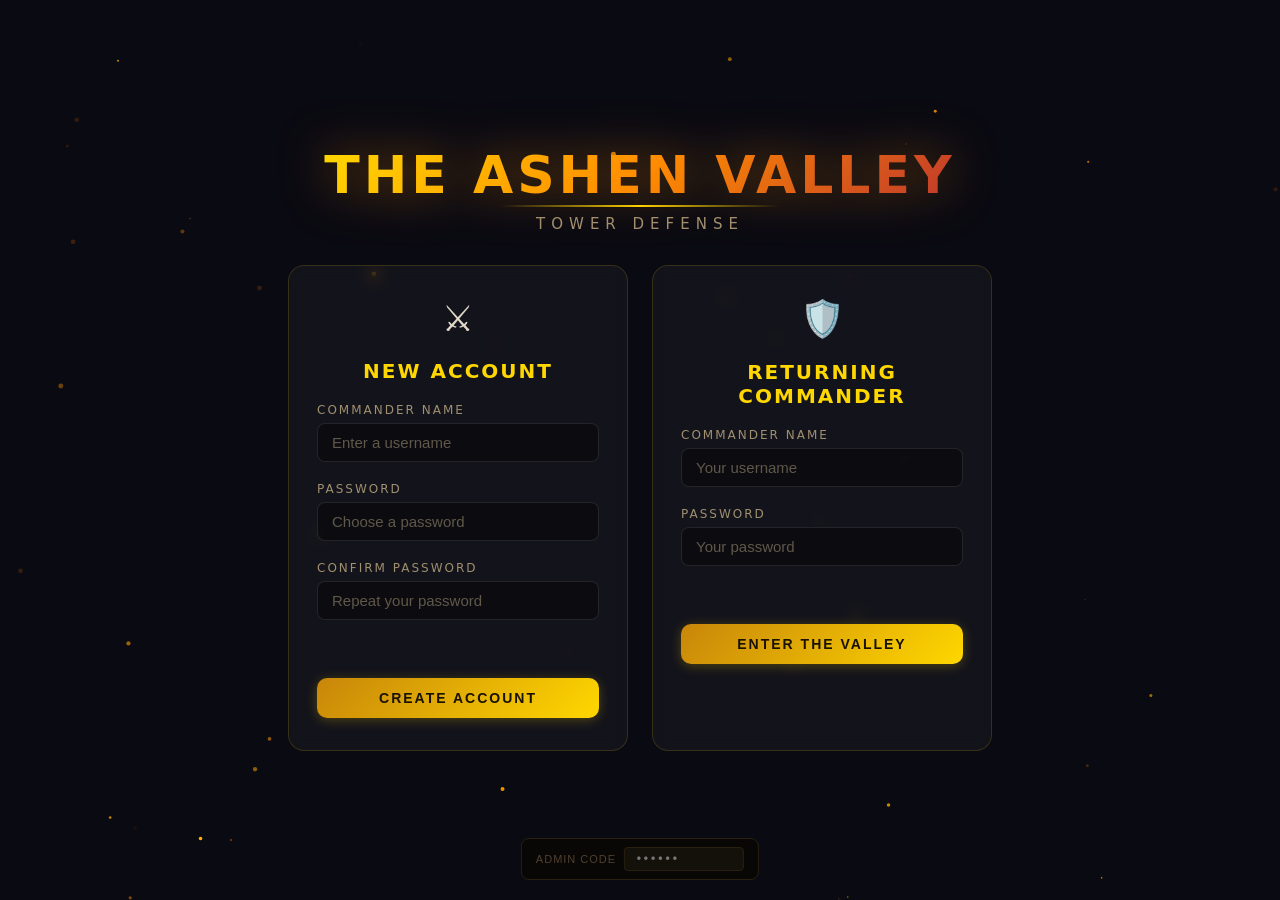
<file: index.html>
<!DOCTYPE html>
<html lang="en">
<head>
  <meta charset="UTF-8">
  <meta name="viewport" content="width=device-width, initial-scale=1.0">
  <title>The Ashen Valley — Tower Defense</title>
  <meta name="google-site-verification" content="ykpiNClkVV9XF-f2M5FcVFYG-aFaobMZJotwFynQxtc" />
  <meta name="description" content="The Ashen Valley — a free browser tower defense game with 100+ towers, draft mode, and infinite waves.">
  <link rel="stylesheet" href="css/style.css">
</head>
<body>
  <div id="game-container">
    <!-- HUD Bar -->
    <div id="hud">
      <div class="hud-left">
        <span id="hud-lives">❤️ Lives: <span id="lives-val">20</span></span>
      </div>
      <div class="hud-center">
        <span id="hud-gold">💰 Gold: <span id="gold-val">300</span></span>
        <span id="hud-wave">🌊 Wave: <span id="wave-val">0</span><span id="wave-denom">/30</span></span>
      </div>
      <div class="hud-right">
        <span id="hud-timer">⏱ <span id="timer-val">--</span></span>
        <div id="speed-controls">
          <button id="btn-pause" class="speed-btn active" title="Pause">⏸</button>
          <button id="btn-1x" class="speed-btn" title="1× Speed">1×</button>
          <button id="btn-2x" class="speed-btn" title="2× Speed">2×</button>
          <button id="btn-auto-skip" class="speed-btn" title="Auto Skip (5s between waves)">⏭</button>
        </div>
        <div id="hud-user">
          <span id="hud-username"></span>
          <button id="btn-logout" title="Logout">⏏</button>
        </div>
      </div>
    </div>

    <!-- Game Canvas -->
    <div id="canvas-wrapper">
      <canvas id="game-canvas"></canvas>
      <!-- Floating text layer -->
      <div id="float-layer"></div>
    </div>

    <!-- Bottom Tower Panel -->
    <div id="tower-panel">
      <div id="tower-panel-inner">
        <!-- Populated by ui.js -->
      </div>
    </div>

    <!-- Tower Info Panel (right side, hidden by default) -->
    <div id="tower-info" class="hidden">
      <div id="tower-info-header">
        <canvas id="ti-preview" width="44" height="44"></canvas>
        <span id="ti-name">Tower</span>
        <button id="ti-close">✕</button>
      </div>
      <div id="tower-info-body">
        <div id="ti-stats"></div>
        <div id="ti-ability-box" class="hidden"></div>
        <div id="ti-kills" class="hidden">Kills: <span id="ti-kills-val">0</span></div>
        <div id="ti-upgrade-section">
          <button id="ti-upgrade-btn">Upgrade</button>
        </div>
        <div id="ti-sell-section">
          <button id="ti-sell-btn">Sell</button>
        </div>
      </div>
    </div>

    <!-- Wave Start Banner -->
    <div id="wave-banner" class="hidden">
      <div id="wave-banner-text"></div>
    </div>

    <!-- Prep Phase Overlay (wave 1 only) -->
    <div id="prep-overlay" class="hidden">
      <div id="prep-content">
        <div id="prep-title">The Ashen Valley</div>
        <div id="prep-subtitle">Place your towers and prepare for battle!</div>
        <button id="btn-start-early">Begin!</button>
      </div>
    </div>

    <!-- Game Over Screen -->
    <div id="gameover-screen" class="hidden">
      <div id="gameover-content">
        <div id="gameover-title">DEFEAT</div>
        <div id="gameover-subtitle">The Stronghold has fallen.</div>
        <div id="gameover-stats"></div>
        <div class="end-btns">
          <button id="btn-retry">Retry</button>
          <button id="btn-home-defeat">Home</button>
        </div>
      </div>
    </div>

    <!-- Victory Screen -->
    <div id="victory-screen" class="hidden">
      <div id="victory-content">
        <div id="victory-title">VICTORY!</div>
        <div id="victory-subtitle">The Ashen Valley is defended!</div>
        <div id="victory-score"></div>
        <div class="end-btns">
          <button id="btn-play-again">Play Again</button>
          <button id="btn-home">Home</button>
        </div>
      </div>
    </div>

    <!-- Draft Win Reward Overlay -->
    <div id="draft-reward-overlay" class="hidden">
      <div class="draft-reward-box">
        <div class="reward-shine"></div>
        <div class="reward-title">✦ DRAFT COMPLETE ✦</div>
        <div class="reward-subtitle">You've mastered the art of the draft</div>
        <canvas id="reward-canvas" width="140" height="140"></canvas>
        <div class="reward-tower-name">The Jester</div>
        <div class="reward-tower-rarity">✦ Legendary Draft Reward ✦</div>
        <div class="reward-tower-desc">Cycles through 5 attack modes each shot:<br>Single → Circle → Line → Cone → Full AOE</div>
        <div id="reward-new-msg" class="reward-new-msg">NEW TOWER UNLOCKED!</div>
        <div id="reward-already-msg" class="reward-already-msg">Already owned — <b>+500 💎</b> crystals instead!</div>
        <button id="reward-claim-btn" class="reward-claim-btn">Claim Reward</button>
      </div>
    </div>

    <!-- Draft Overlay (Draft mode only) -->
    <div id="draft-overlay" class="hidden">
      <div class="draft-box">
        <div class="draft-header">
          <div class="draft-title">✦ Tower Draft ✦</div>
          <div class="draft-subtitle">Wave <span id="draft-wave-num">1</span> — Pick one tower to add to your arsenal</div>
        </div>
        <div class="draft-choices" id="draft-choices"></div>
        <div class="draft-pool-count">Arsenal: <span id="draft-pool-count">0</span> towers</div>
      </div>
    </div>

    <!-- Placement Mode Indicator -->
    <div id="placement-indicator" class="hidden">
      Placing: <span id="placing-name"></span> — Right-click to cancel
    </div>

    <!-- Tower Hotbar Tooltip -->
    <div id="tower-tooltip" class="hidden"></div>

    <!-- Admin Panel (only shown for Admin account) -->
    <div id="admin-panel" class="hidden">
      <span id="admin-label">⚙ ADMIN</span>
      <div class="admin-row">
        <label>Wave</label>
        <input id="admin-wave-input" type="number" min="1" max="30" value="1">
        <button id="admin-set-wave">Jump</button>
      </div>
      <div class="admin-row">
        <label>Gold</label>
        <span id="admin-gold-label">∞</span>
      </div>
    </div>
  </div>

  <script src="js/account.js"></script>
  <script>
    // Redirect to login if not authenticated
    if (!getCurrentUser()) window.location.href = 'login.html';
  </script>
  <script src="js/map.js"></script>
  <script src="js/economy.js"></script>
  <script src="js/effects.js"></script>
  <script src="js/enemy.js"></script>
  <script src="js/tower.js"></script>
  <script src="js/wave.js"></script>
  <script src="js/ui.js"></script>
  <script src="js/main.js"></script>
</body>
</html>
</file>
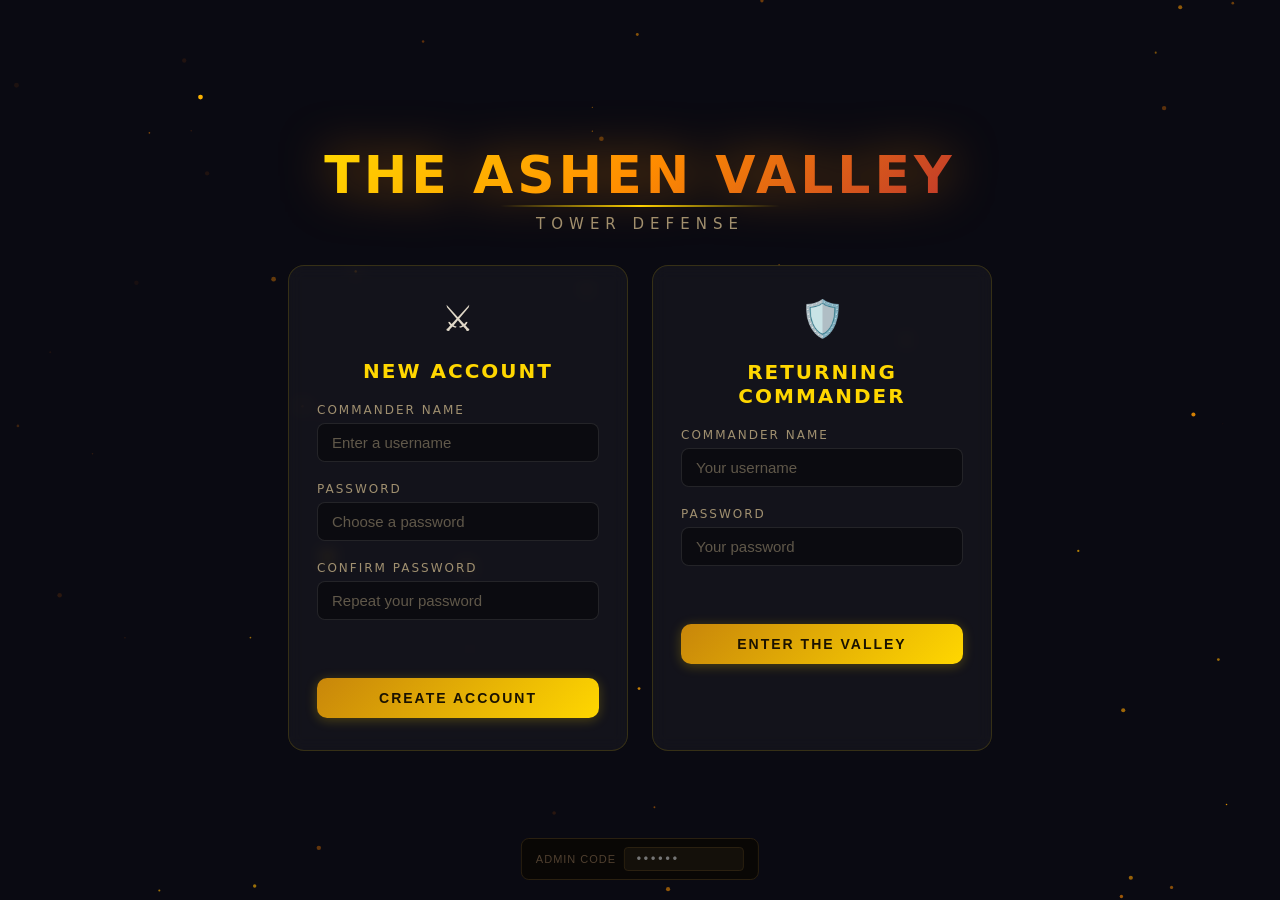
<file: hub.html>
<!DOCTYPE html>
<html lang="en">
<head>
  <meta charset="UTF-8">
  <meta name="viewport" content="width=device-width, initial-scale=1.0">
  <title>The Ashen Valley — Command Hub</title>
  <link rel="stylesheet" href="css/hub.css">
</head>
<body>

<canvas id="bg-canvas" class="bg-canvas"></canvas>

<div class="hub-page">

  <!-- Header -->
  <div class="hub-header">
    <div class="hub-title">The Ashen Valley</div>
    <div class="hub-header-right">
      <span class="crystal-display">💎 <span id="crystal-count">0</span></span>
      <span class="username-display" id="hub-username"></span>
      <button class="btn-icon" id="btn-logout" title="Logout">⏏ Logout</button>
    </div>
  </div>

  <!-- Welcome -->
  <div class="hub-welcome">
    <div class="welcome-text">Welcome back, Commander <span id="welcome-name"></span></div>
    <div class="welcome-sub">Your stronghold awaits.</div>
  </div>

  <!-- Main Menu -->
  <div class="menu-grid">

    <div class="menu-card card-draft" id="card-draft">
      <div class="card-glow"></div>
      <div class="card-icon">🃏</div>
      <div class="card-title">Draft</div>
      <div class="card-desc">Pick towers one by one — adapt to what fate deals you</div>
    </div>

    <div class="menu-card card-infinite" id="card-infinite">
      <div class="card-glow"></div>
      <div class="card-icon">♾️</div>
      <div class="card-title">Infinite</div>
      <div class="card-desc">Endless waves — how long can you survive?</div>
    </div>

    <div class="menu-card card-summon" id="card-summon">
      <div class="card-glow"></div>
      <div class="card-icon">💎</div>
      <div class="card-title">Summon</div>
      <div class="card-desc">Roll for new units to command in battle</div>
    </div>

<div class="menu-card card-profile" id="card-profile">
      <div class="card-glow"></div>
      <div class="card-icon">📜</div>
      <div class="card-title">Profile</div>
      <div class="card-desc">View your stats, history and collection</div>
    </div>

    <div class="menu-card card-enemies" id="card-enemies">
      <div class="card-glow"></div>
      <div class="card-icon">👾</div>
      <div class="card-title">Enemies</div>
      <div class="card-desc">Discover every foe that haunts the valley</div>
    </div>

  </div>

</div>

<!-- ===================== SUMMON MODAL ===================== -->
<div class="modal-overlay hidden" id="summon-modal">
  <div class="modal summon-modal-box">
    <div class="modal-header">
      <span class="modal-title">✦ Summon Chamber ✦</span>
      <button class="modal-close" id="summon-close">✕</button>
    </div>

    <div class="summon-info">
      <span class="summon-crystals">💎 <span id="summon-crystal-count">0</span> crystals</span>
      <span class="summon-collection">Collection: <span id="summon-collected">0</span> / 100</span>
    </div>

    <div class="summon-roll-area" id="summon-roll-area">
      <div class="summon-idle-text" id="summon-idle">Roll to summon units for battle!</div>
      <div class="summon-results hidden" id="summon-results"></div>
    </div>

    <div class="summon-dupe-info hidden" id="summon-dupe-info"></div>

    <div class="summon-buttons">
      <button class="btn-roll btn-single" id="btn-single-roll">
        <span class="roll-label">Single Summon</span>
        <span class="roll-cost">💎 100</span>
      </button>
      <button class="btn-roll btn-multi" id="btn-multi-roll">
        <span class="roll-label">10× Summon</span>
        <span class="roll-cost">💎 900</span>
      </button>
    </div>

    <div class="rarity-rates" id="rarity-rates"></div>
  </div>
</div>

<!-- ===================== LOADOUT MODAL ==================== -->
<div class="modal-overlay hidden" id="loadout-modal">
  <div class="modal loadout-modal-box">
    <div class="modal-header">
      <span class="modal-title">🛡️ Battle Loadout</span>
      <button class="modal-close" id="loadout-close">✕</button>
    </div>
    <div class="loadout-info">
      <span class="loadout-counter">Selected: <span id="loadout-count">0</span> / 5</span>
      <span class="loadout-hint">Pick exactly 5 heroes to bring into battle</span>
    </div>
    <div class="loadout-grid" id="loadout-grid"></div>
    <div class="loadout-footer">
      <button class="btn-loadout-save" id="btn-loadout-save">Save Loadout</button>
    </div>
  </div>
</div>

<!-- ===================== PROFILE MODAL ==================== -->
<div class="modal-overlay hidden" id="profile-modal">
  <div class="modal profile-modal-box">
    <div class="modal-header">
      <span class="modal-title">📜 Commander Profile</span>
      <button class="modal-close" id="profile-close">✕</button>
    </div>

    <div class="profile-body">
      <div class="profile-name" id="profile-name"></div>
      <div class="profile-stats" id="profile-stats"></div>

      <div class="collection-header">Collection (<span id="collection-count">0</span> / 100)</div>
      <div class="collection-grid" id="collection-grid"></div>

      <div class="history-header">Recent Runs</div>
      <div class="history-list" id="profile-history"></div>
    </div>
  </div>
</div>

<!-- ===================== ENEMIES MODAL ==================== -->
<div class="modal-overlay hidden" id="enemies-modal">
  <div class="modal enemies-modal-box">
    <div class="modal-header">
      <span class="modal-title">👾 Enemy Codex</span>
      <button class="modal-close" id="enemies-close">✕</button>
    </div>
    <div class="enemies-modal-body">
      <div class="enemies-filter-bar">
        <span class="enemies-filter-label">Filter:</span>
        <button class="enemy-filter-btn active" data-filter="all">All</button>
        <button class="enemy-filter-btn" data-filter="discovered">Discovered</button>
        <button class="enemy-filter-btn" data-filter="undiscovered">Undiscovered</button>
      </div>
      <div class="enemies-grid" id="enemies-grid"></div>
    </div>
  </div>
</div>

<script src="js/map.js"></script>
<script src="js/enemy.js"></script>
<script src="js/tower.js"></script>
<script src="js/account.js"></script>
<script>
// ── Tower canvas preview helper ──
function makeTowerCanvas(key, size, locked) {
  const cv = document.createElement('canvas');
  cv.width = size; cv.height = size;
  const ctx = cv.getContext('2d');
  try {
    const t = new Tower(key, 0, 0);
    ctx.save();
    ctx.translate(size / 2 - t.x, size / 2 - t.y);
    if (locked) ctx.filter = 'grayscale(1) brightness(0.35)';
    t.render(ctx, false);
    ctx.restore();
  } catch (e) {
    const def = TOWER_DEFS.find(d => d.key === key);
    ctx.fillStyle = locked ? '#333' : (def ? def.color : '#888');
    ctx.beginPath(); ctx.arc(size/2, size/2, size/2 - 2, 0, Math.PI*2); ctx.fill();
    ctx.fillStyle = locked ? '#555' : (def ? (def.textColor || '#fff') : '#fff');
    ctx.font = `bold ${Math.floor(size * 0.3)}px Arial`;
    ctx.textAlign = 'center'; ctx.textBaseline = 'middle';
    ctx.fillText(locked ? '🔒' : (def ? def.abbr : '?'), size/2, size/2);
  }
  if (locked) {
    ctx.fillStyle = 'rgba(0,0,0,0.5)';
    ctx.beginPath(); ctx.arc(size/2, size/2, size/2 - 1, 0, Math.PI*2); ctx.fill();
    ctx.fillStyle = 'rgba(180,140,80,0.7)';
    ctx.font = `bold ${Math.floor(size * 0.38)}px Arial`;
    ctx.textAlign = 'center'; ctx.textBaseline = 'middle';
    ctx.fillText('🔒', size/2, size/2);
  }
  return cv;
}

// ── Guard: redirect if not logged in ──
const _user = getCurrentUser();
if (!_user) window.location.href = 'login.html';

// ── Background embers ──
(function() {
  const cv = document.getElementById('bg-canvas');
  const cx = cv.getContext('2d');
  function resize() { cv.width = innerWidth; cv.height = innerHeight; }
  resize();
  window.addEventListener('resize', resize);
  const EMBERS = Array.from({ length: 70 }, () => ({
    x: Math.random() * innerWidth,
    y: Math.random() * innerHeight,
    r: Math.random() * 2.2 + 0.4,
    vy: -(Math.random() * 0.7 + 0.2),
    vx: (Math.random() - 0.5) * 0.35,
    life: Math.random(),
    maxLife: Math.random() * 0.7 + 0.4,
  }));
  function tick() {
    cx.clearRect(0, 0, cv.width, cv.height);
    for (const e of EMBERS) {
      e.x += e.vx; e.y += e.vy; e.life -= 0.003;
      if (e.life <= 0) { e.x = Math.random() * cv.width; e.y = cv.height + 10; e.life = e.maxLife; }
      const a = (e.life / e.maxLife) * 0.75;
      cx.beginPath();
      cx.arc(e.x, e.y, e.r, 0, Math.PI * 2);
      cx.fillStyle = `rgba(255,${90 + Math.floor(e.life * 110)},0,${a})`;
      cx.fill();
    }
    requestAnimationFrame(tick);
  }
  tick();
})();

// ── Populate header ──
document.getElementById('hub-username').textContent = '⚔ ' + _user.username;
document.getElementById('welcome-name').textContent = _user.username;
document.getElementById('crystal-count').textContent = getCrystals(_user.username).toLocaleString();

// ── Menu card navigation ──

document.getElementById('card-infinite').addEventListener('click', () => {
  window.location.href = 'loadout.html?mode=infinite';
});

document.getElementById('card-summon').addEventListener('click', openSummonModal);
document.getElementById('card-profile').addEventListener('click', openProfileModal);

document.getElementById('btn-logout').addEventListener('click', () => {
  logout();
});

// ── Rarity rates display ──
(function buildRarityRates() {
  const totalWeight = GACHA_POOL.reduce((s, u) => s + u.weight, 0);
  const rarities = ['common', 'rare', 'epic', 'legendary', 'divine'];
  const labels   = { common: 'Common', rare: 'Rare', epic: 'Epic', legendary: 'Legendary', divine: 'Divine' };
  const icons    = { common: '■', rare: '■', epic: '■', legendary: '■', divine: '✦' };
  const container = document.getElementById('rarity-rates');
  for (const r of rarities) {
    const rWeight = GACHA_POOL.filter(u => u.rarity === r).reduce((s, u) => s + u.weight, 0);
    const pct = (rWeight / totalWeight * 100).toFixed(1);
    const row = document.createElement('div');
    row.className = 'rate-row';
    row.innerHTML = `<span class="rate-icon legend-${r}">${icons[r]}</span><span class="rate-label">${labels[r]}</span><span class="rate-pct">${pct}%</span>`;
    container.appendChild(row);
  }
})();

// ── Helpers ──
function refreshCrystalDisplay() {
  const c = getCrystals(_user.username).toLocaleString();
  document.getElementById('crystal-count').textContent = c;
  document.getElementById('summon-crystal-count').textContent = c;
}

function getCollectedCount() {
  return getUnlockedUnits(_user.username).length;
}

// ============================================================
//  SUMMON MODAL
// ============================================================
function openSummonModal() {
  refreshCrystalDisplay();
  document.getElementById('summon-collected').textContent = getCollectedCount();
  document.getElementById('summon-idle').classList.remove('hidden');
  document.getElementById('summon-results').classList.add('hidden');
  document.getElementById('summon-results').innerHTML = '';
  document.getElementById('summon-dupe-info').classList.add('hidden');
  document.getElementById('summon-modal').classList.remove('hidden');
}

document.getElementById('summon-close').addEventListener('click', () => {
  document.getElementById('summon-modal').classList.add('hidden');
});
document.getElementById('summon-modal').addEventListener('click', e => {
  if (e.target === document.getElementById('summon-modal'))
    document.getElementById('summon-modal').classList.add('hidden');
});

document.getElementById('btn-single-roll').addEventListener('click', () => doRoll(false));
document.getElementById('btn-multi-roll').addEventListener('click',  () => doRoll(true));

function doRoll(isMulti) {
  const results = isMulti ? tenRollGacha(_user.username) : rollGacha(_user.username);
  if (!results) {
    flashNotEnoughCrystals();
    return;
  }
  refreshCrystalDisplay();
  document.getElementById('summon-collected').textContent = getCollectedCount();
  document.getElementById('summon-idle').classList.add('hidden');
  showRollResults(results);
}

function flashNotEnoughCrystals() {
  const btn1 = document.getElementById('btn-single-roll');
  const btn2 = document.getElementById('btn-multi-roll');
  [btn1, btn2].forEach(b => { b.classList.add('flash-error'); setTimeout(() => b.classList.remove('flash-error'), 600); });
}

function showRollResults(results) {
  const area = document.getElementById('summon-results');
  area.innerHTML = '';
  area.classList.remove('hidden');

  let dupeCount = 0;
  let dupeTotal = 0;
  results.forEach((r, i) => {
    const card = buildResultCard(r);
    card.style.animationDelay = `${i * 0.12}s`;
    card.classList.add('card-reveal');
    area.appendChild(card);
    if (r.isDupe) {
      dupeCount++;
      dupeTotal += RARITY_DUPE_CRYSTALS[r.rarity] || 10;
    }
  });

  if (dupeCount > 0) {
    const info = document.getElementById('summon-dupe-info');
    info.textContent = `${dupeCount} duplicate${dupeCount > 1 ? 's' : ''} converted → +${dupeTotal} 💎`;
    info.classList.remove('hidden');
    refreshCrystalDisplay();
  } else {
    document.getElementById('summon-dupe-info').classList.add('hidden');
  }
}

function buildResultCard(unit) {
  const card = document.createElement('div');
  card.className = `result-card rarity-${unit.rarity}`;

  const tagEl = document.createElement('div');
  tagEl.className = unit.isDupe ? 'dupe-tag' : 'new-tag';
  tagEl.textContent = unit.isDupe ? 'DUPE' : 'NEW!';
  card.appendChild(tagEl);

  const cv = makeTowerCanvas(unit.key, 44, false);
  cv.className = 'result-canvas';
  card.appendChild(cv);

  const nameEl = document.createElement('div');
  nameEl.className = 'result-name';
  nameEl.textContent = unit.name;
  card.appendChild(nameEl);

  const rarityEl = document.createElement('div');
  rarityEl.className = `result-rarity rarity-text-${unit.rarity}`;
  rarityEl.textContent = unit.rarity.toUpperCase();
  card.appendChild(rarityEl);

  const tierEl = document.createElement('div');
  tierEl.className = 'result-tier';
  tierEl.textContent = `Tier ${unit.tier}`;
  card.appendChild(tierEl);

  return card;
}

// ============================================================
//  LOADOUT MODAL
// ============================================================
let _loadoutSelected = [];

function openLoadoutModal() {
  _loadoutSelected = getLoadout(_user.username).slice();
  renderLoadoutGrid();
  document.getElementById('loadout-modal').classList.remove('hidden');
}

function renderLoadoutGrid() {
  const unlocked = getUnlockedUnits(_user.username);
  const grid = document.getElementById('loadout-grid');
  grid.innerHTML = '';
  document.getElementById('loadout-count').textContent = _loadoutSelected.length;

  const RARITY_RANK = { common: 0, rare: 1, epic: 2, legendary: 3, divine: 4, mystery: 5 };
  const ownedUnits  = [...GACHA_POOL].filter(u =>  unlocked.includes(u.key)).sort((a,b) => RARITY_RANK[a.rarity] - RARITY_RANK[b.rarity]);
  const lockedUnits = [...GACHA_POOL].filter(u => !unlocked.includes(u.key)).sort((a,b) => RARITY_RANK[a.rarity] - RARITY_RANK[b.rarity]);

  function addLoUnit(unit) {
    const isUnlocked = unlocked.includes(unit.key);
    const isSelected = _loadoutSelected.includes(unit.key);
    const el = document.createElement('div');
    el.className = 'lo-unit rarity-border-' + unit.rarity
      + (isUnlocked ? '' : ' lo-locked')
      + (isSelected ? ' lo-selected' : '');
    el.title = isUnlocked ? unit.name : unit.name + ' (Locked)';
    const cv = makeTowerCanvas(unit.key, 44, !isUnlocked);
    cv.className = 'lo-canvas';
    el.appendChild(cv);

    const loName = document.createElement('div');
    loName.className = 'lo-name';
    loName.textContent = unit.name;
    el.appendChild(loName);

    if (isSelected) {
      const check = document.createElement('div');
      check.className = 'lo-check';
      check.textContent = '✓';
      el.appendChild(check);
    }
    if (isUnlocked) {
      el.addEventListener('click', () => toggleLoadoutUnit(unit.key));
    }
    grid.appendChild(el);
  }

  function addLoSection(label, units) {
    if (units.length === 0) return;
    const hdr = document.createElement('div');
    hdr.className = 'lo-section-header';
    hdr.textContent = label;
    grid.appendChild(hdr);
    units.forEach(addLoUnit);
  }

  addLoSection(`Unlocked (${ownedUnits.length})`, ownedUnits);
  addLoSection(`Locked (${lockedUnits.length})`, lockedUnits);
}

function toggleLoadoutUnit(key) {
  const idx = _loadoutSelected.indexOf(key);
  if (idx !== -1) {
    _loadoutSelected.splice(idx, 1);
  } else {
    if (_loadoutSelected.length >= 5) {
      // Flash the counter red
      const counter = document.getElementById('loadout-count');
      counter.style.color = '#ff4040';
      setTimeout(() => counter.style.color = '', 500);
      return;
    }
    _loadoutSelected.push(key);
  }
  renderLoadoutGrid();
}

document.getElementById('btn-loadout-save').addEventListener('click', () => {
  if (_loadoutSelected.length !== 5) {
    const counter = document.getElementById('loadout-count');
    counter.style.color = '#ff4040';
    setTimeout(() => counter.style.color = '', 600);
    return;
  }
  saveLoadout(_user.username, _loadoutSelected);
  document.getElementById('loadout-modal').classList.add('hidden');
});

document.getElementById('loadout-close').addEventListener('click', () => {
  document.getElementById('loadout-modal').classList.add('hidden');
});
document.getElementById('loadout-modal').addEventListener('click', e => {
  if (e.target === document.getElementById('loadout-modal'))
    document.getElementById('loadout-modal').classList.add('hidden');
});

// ============================================================
//  PROFILE MODAL
// ============================================================
function openProfileModal() {
  const acc = getAccountData(_user.username);
  if (!acc) return;

  // Header: avatar + name + crystals
  const nameEl = document.getElementById('profile-name');
  nameEl.innerHTML = `
    <div class="profile-avatar">${acc.username.charAt(0).toUpperCase()}</div>
    <div class="profile-name-text">
      <div class="profile-username">${acc.username}</div>
      <div class="profile-crystals">💎 ${(acc.crystals || 0).toLocaleString()} crystals</div>
    </div>
  `;

  // Stats grid
  const s = acc.stats;
  const winRate = s.gamesPlayed > 0 ? Math.round(s.victories / s.gamesPlayed * 100) : 0;
  document.getElementById('profile-stats').innerHTML = `
    <div class="stat-card"><div class="stat-card-val">${s.gamesPlayed}</div><div class="stat-card-lbl">Games</div></div>
    <div class="stat-card"><div class="stat-card-val">${s.victories}</div><div class="stat-card-lbl">Victories</div></div>
    <div class="stat-card"><div class="stat-card-val">${winRate}%</div><div class="stat-card-lbl">Win Rate</div></div>
    <div class="stat-card"><div class="stat-card-val">${s.bestWave}</div><div class="stat-card-lbl">Best Wave</div></div>
    <div class="stat-card"><div class="stat-card-val">${s.totalKills.toLocaleString()}</div><div class="stat-card-lbl">Total Kills</div></div>
    <div class="stat-card"><div class="stat-card-val">${(getUnlockedUnits(_user.username).length)}</div><div class="stat-card-lbl">Units Owned</div></div>
  `;

  // Collection
  const unlocked = getUnlockedUnits(_user.username);
  document.getElementById('collection-count').textContent = unlocked.length;
  const grid = document.getElementById('collection-grid');
  grid.innerHTML = '';

  const RARITY_RANK = { common: 0, rare: 1, epic: 2, legendary: 3, divine: 4, mystery: 5 };
  const ownedUnits  = [...GACHA_POOL].filter(u =>  unlocked.includes(u.key)).sort((a,b) => RARITY_RANK[a.rarity] - RARITY_RANK[b.rarity]);
  const lockedUnits = [...GACHA_POOL].filter(u => !unlocked.includes(u.key)).sort((a,b) => RARITY_RANK[a.rarity] - RARITY_RANK[b.rarity]);

  function addCollSection(label, units) {
    if (units.length === 0) return;
    const hdr = document.createElement('div');
    hdr.className = 'coll-section-header';
    hdr.textContent = label;
    grid.appendChild(hdr);
    for (const unit of units) {
      const isUnlocked = unlocked.includes(unit.key);
      const el = document.createElement('div');
      el.className = `coll-unit rarity-border-${unit.rarity}` + (isUnlocked ? '' : ' coll-locked');
      el.title = unit.name + (isUnlocked ? '' : ' (Locked)');
      const cv = makeTowerCanvas(unit.key, 38, !isUnlocked);
      cv.className = 'coll-canvas';
      el.appendChild(cv);
      const collName = document.createElement('div');
      collName.className = 'coll-name';
      collName.textContent = unit.name;
      el.appendChild(collName);
      grid.appendChild(el);
    }
  }

  addCollSection(`Unlocked (${ownedUnits.length})`, ownedUnits);
  addCollSection(`Locked (${lockedUnits.length})`, lockedUnits);

  // History
  const hist = document.getElementById('profile-history');
  hist.innerHTML = '';
  if (!acc.history || acc.history.length === 0) {
    hist.innerHTML = '<div class="hist-empty">No runs yet. Enter the battlefield!</div>';
  } else {
    for (const r of acc.history.slice(0, 10)) {
      const d = new Date(r.date);
      const dateStr = `${d.getMonth()+1}/${d.getDate()}`;
      hist.innerHTML += `
        <div class="hist-item">
          <span class="${r.won ? 'hist-win' : 'hist-loss'}">${r.won ? '✓ Victory' : '✗ Defeat'}</span>
          <span>Wave ${r.wave}</span>
          <span>${(r.kills || 0).toLocaleString()} kills</span>
          <span class="hist-gems">+${r.gems || 0} 💎</span>
          <span class="hist-date">${dateStr}</span>
        </div>`;
    }
  }

  document.getElementById('profile-modal').classList.remove('hidden');
}

document.getElementById('profile-close').addEventListener('click', () => {
  document.getElementById('profile-modal').classList.add('hidden');
});
document.getElementById('profile-modal').addEventListener('click', e => {
  if (e.target === document.getElementById('profile-modal'))
    document.getElementById('profile-modal').classList.add('hidden');
});

// ============================================================
//  ENEMIES MODAL
// ============================================================
// Sorted from least → most difficult (difficulty field drives the order)
const ENEMY_CODEX = [
  {
    key: 'grunt', name: 'Grunt', firstWave: 1, difficulty: 1, iconR: 18,
    hp: 60, speed: 'Slow', armor: 'None',
    threat: 'low',
    ability: 'No special ability — pure numbers.',
    desc: 'The most common enemy in the valley. Weak alone, dangerous in hordes.'
  },
  {
    key: 'speeder', name: 'Speeder', firstWave: 8, difficulty: 2, iconR: 16,
    hp: 30, speed: 'Very Fast', armor: 'None',
    threat: 'medium',
    ability: 'Rushes past slow-firing towers before they can react.',
    desc: 'Fragile but blindingly fast. Slips through gaps in your defenses.'
  },
  {
    key: 'armored', name: 'Armored', firstWave: 6, difficulty: 3, iconR: 19,
    hp: 150, speed: 'Slow', armor: '40%',
    threat: 'medium',
    ability: 'Heavy plating reduces all incoming damage by 40%.',
    desc: 'A walking fortress. Needs armor-piercing or high burst damage to crack.'
  },
  {
    key: 'flyer', name: 'Flyer', firstWave: 12, difficulty: 4, iconR: 17,
    hp: 80, speed: 'Medium', armor: '10%',
    threat: 'medium',
    ability: 'Ignores the path — flies directly from spawn to base.',
    desc: 'Bypasses all ground-based obstacles. Only towers with range can stop it.'
  },
  {
    key: 'invisible', name: 'Invisible', firstWave: 13, difficulty: 5, iconR: 17,
    hp: 70, speed: 'Medium', armor: 'None',
    threat: 'medium',
    ability: 'Blinks between invisible and visible every 1 second.',
    desc: 'While invisible, towers cannot target it. Scout towers reveal the threat.'
  },
  {
    key: 'spawner_mini', name: 'Spawn Imp', firstWave: 16, difficulty: 6, iconR: 14,
    hp: 40, speed: 'Fast', armor: 'None',
    threat: 'low',
    ability: 'Spawned by the Spawner mid-wave.',
    desc: 'Small but numerous. They appear from nowhere and flood your kill zones.'
  },
  {
    key: 'healer', name: 'Healer', firstWave: 14, difficulty: 7, iconR: 16,
    hp: 40, speed: 'Medium', armor: 'None',
    threat: 'high',
    ability: 'Heals all nearby enemies for 5 HP per second within 60px.',
    desc: 'A priority target — its support aura can negate your entire damage output.'
  },
  {
    key: 'glass_assassin', name: 'Glass Assassin', firstWave: 12, difficulty: 8, iconR: 15,
    hp: 45, speed: 'Extreme', armor: 'None',
    threat: 'high',
    ability: 'On death: spawns a massive Brute in its place.',
    desc: 'It dies easily — but killing it is exactly what it wants. The real threat emerges after.'
  },
  {
    key: 'splitter', name: 'Splitter', firstWave: 14, difficulty: 9, iconR: 19,
    hp: 120, speed: 'Medium', armor: 'None',
    threat: 'high',
    ability: 'Splits into 2 halves on death. Each half splits into 2 shards — 4 total.',
    desc: 'Killing it makes things worse. Coordinate burst damage to wipe all fragments at once.'
  },
  {
    key: 'spawner', name: 'Spawner', firstWave: 16, difficulty: 10, iconR: 18,
    hp: 350, speed: 'Very Slow', armor: '20%',
    threat: 'high',
    ability: 'Releases 2 Spawn Imps every 4 seconds while walking.',
    desc: 'A walking hatchery. Kill it fast or be overwhelmed by its endless stream of imps.'
  },
  {
    key: 'brute', name: 'Brute', firstWave: 12, difficulty: 11, iconR: 19,
    hp: 500, speed: 'Very Slow', armor: '50%',
    threat: 'high',
    ability: 'Spawned when a Glass Assassin dies.',
    desc: 'A titanic monster unleashed mid-wave. It was always hiding inside the Assassin.'
  },
  {
    key: 'tank', name: 'Tank', firstWave: 21, difficulty: 12, iconR: 19,
    hp: 400, speed: 'Very Slow', armor: '60%',
    threat: 'high',
    ability: '60% damage reduction and enough HP to absorb an entire wave\'s fire.',
    desc: 'The lumbering titan of the valley. Burns through life points when it breaks through.'
  },
  {
    key: 'shielder', name: 'Shielder', firstWave: 18, difficulty: 13, iconR: 19,
    hp: 200, speed: 'Slow', armor: '30%',
    threat: 'extreme',
    ability: 'Projects a 40% damage reduction aura to all allies within 70px.',
    desc: 'The most dangerous support enemy. While alive, nearby enemies are nearly invincible.'
  },
  {
    key: 'disruptor', name: 'Disruptor', firstWave: 20, difficulty: 14, iconR: 18,
    hp: 140, speed: 'Medium', armor: '10%',
    threat: 'extreme',
    ability: 'Pulses every 4 seconds — silences all towers within 110px for 1.5 seconds.',
    desc: 'An electric nightmare that shuts down your defenses just long enough for the wave to pour through.'
  },
  {
    key: 'boss', name: 'Boss', firstWave: 15, difficulty: 15, iconR: 11,
    hp: 1200, speed: 'Slow', armor: '30%',
    threat: 'extreme',
    ability: 'Absorbs massive damage and steals 3 lives on breakthrough.',
    desc: 'A demonic warlord. Every 5 waves, it leads the charge personally.'
  },
];
ENEMY_CODEX.sort((a, b) => a.difficulty - b.difficulty);

const THREAT_LABEL = { low: 'Low', medium: 'Medium', high: 'High', extreme: 'Extreme' };
const THREAT_COLOR = { low: '#60c070', medium: '#f0c040', high: '#ff8030', extreme: '#ff3060' };

let _enemyFilter = 'all';

function openEnemiesModal() {
  const acc = getAccountData(_user.username);
  const bestWave = acc ? (acc.stats.bestWave || 0) : 0;
  renderEnemiesGrid(bestWave);
  document.getElementById('enemies-modal').classList.remove('hidden');
}

function renderEnemiesGrid(bestWave) {
  const grid = document.getElementById('enemies-grid');
  grid.innerHTML = '';

  for (const e of ENEMY_CODEX) {
    const discovered = bestWave >= e.firstWave;
    if (_enemyFilter === 'discovered'   && !discovered) continue;
    if (_enemyFilter === 'undiscovered' && discovered)  continue;

    const card = document.createElement('div');
    card.className = 'enemy-card' + (discovered ? '' : ' enemy-undiscovered');

    // Icon canvas
    const cv = document.createElement('canvas');
    cv.width = 80; cv.height = 80;
    cv.className = 'enemy-icon-canvas';
    drawEnemyIcon(cv, e, discovered);
    card.appendChild(cv);

    if (!discovered) {
      // Unknown card
      const unk = document.createElement('div');
      unk.className = 'enemy-unknown-label';
      unk.textContent = '???';
      card.appendChild(unk);
      const wave = document.createElement('div');
      wave.className = 'enemy-first-wave enemy-locked-wave';
      wave.textContent = `Unlocks wave ${e.firstWave}`;
      card.appendChild(wave);
      grid.appendChild(card);
      continue;
    }

    // Name
    const name = document.createElement('div');
    name.className = 'enemy-name';
    name.textContent = e.name;
    card.appendChild(name);

    // Threat badge
    const threat = document.createElement('div');
    threat.className = 'enemy-threat';
    threat.textContent = THREAT_LABEL[e.threat];
    threat.style.color = THREAT_COLOR[e.threat];
    threat.style.borderColor = THREAT_COLOR[e.threat] + '55';
    card.appendChild(threat);

    // Stats row
    const stats = document.createElement('div');
    stats.className = 'enemy-stats';
    stats.innerHTML = `
      <span class="estat"><span class="estat-lbl">HP</span> ${e.hp}</span>
      <span class="estat"><span class="estat-lbl">Speed</span> ${e.speed}</span>
      <span class="estat"><span class="estat-lbl">Armor</span> ${e.armor}</span>
    `;
    card.appendChild(stats);

    // Ability
    const ab = document.createElement('div');
    ab.className = 'enemy-ability';
    ab.innerHTML = `<span class="enemy-ability-label">⚡ Ability:</span> ${e.ability}`;
    card.appendChild(ab);

    // Description
    const desc = document.createElement('div');
    desc.className = 'enemy-desc';
    desc.textContent = e.desc;
    card.appendChild(desc);

    // First wave
    const wave = document.createElement('div');
    wave.className = 'enemy-first-wave';
    wave.textContent = `First appears: Wave ${e.firstWave}`;
    card.appendChild(wave);

    grid.appendChild(card);
  }

  if (grid.children.length === 0) {
    grid.innerHTML = '<div class="enemies-empty">No enemies match this filter.</div>';
  }
}

function drawEnemyIcon(cv, e, discovered) {
  const ctx = cv.getContext('2d');
  const half = cv.width / 2;
  if (!discovered) {
    ctx.fillStyle = '#1a1410';
    ctx.beginPath(); ctx.arc(half, half, half - 4, 0, Math.PI*2); ctx.fill();
    ctx.fillStyle = '#3a2e10';
    ctx.beginPath(); ctx.arc(half, half, half - 4, 0, Math.PI*2); ctx.stroke();
    ctx.fillStyle = '#4a3820';
    ctx.font = `bold ${Math.floor(half * 1.1)}px Arial`;
    ctx.textAlign = 'center'; ctx.textBaseline = 'middle';
    ctx.fillText('?', half, half);
    return;
  }
  ctx.save();
  ctx.translate(half, half);
  const fakeEnemy = { isSkeleton: false, isBoss: e.key === 'boss' };
  _drawEnemyAvatar(ctx, e.key, e.iconR, fakeEnemy);
  ctx.restore();
}

document.getElementById('card-draft').addEventListener('click', () => {
  window.location.href = 'index.html?mode=draft';
});
document.getElementById('card-enemies').addEventListener('click', openEnemiesModal);
document.getElementById('enemies-close').addEventListener('click', () => {
  document.getElementById('enemies-modal').classList.add('hidden');
});
document.getElementById('enemies-modal').addEventListener('click', e => {
  if (e.target === document.getElementById('enemies-modal'))
    document.getElementById('enemies-modal').classList.add('hidden');
});

document.querySelectorAll('.enemy-filter-btn').forEach(btn => {
  btn.addEventListener('click', () => {
    document.querySelectorAll('.enemy-filter-btn').forEach(b => b.classList.remove('active'));
    btn.classList.add('active');
    _enemyFilter = btn.dataset.filter;
    const acc = getAccountData(_user.username);
    const bestWave = acc ? (acc.stats.bestWave || 0) : 0;
    renderEnemiesGrid(bestWave);
  });
});
</script>
</body>
</html>
</file>
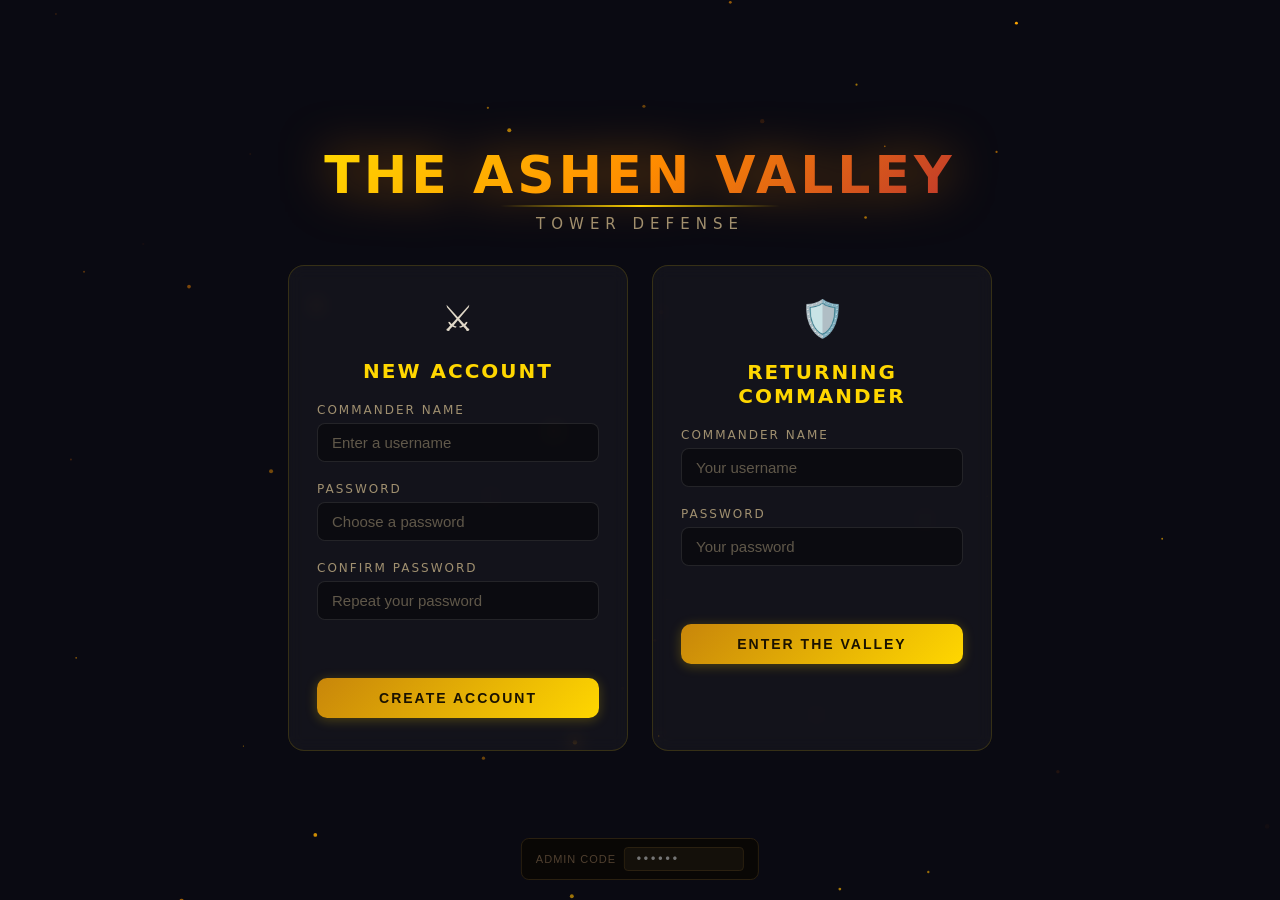
<file: loadout.html>
<!DOCTYPE html>
<html lang="en">
<head>
  <meta charset="UTF-8">
  <meta name="viewport" content="width=device-width, initial-scale=1.0">
  <title>The Ashen Valley — Choose Loadout</title>
  <link rel="stylesheet" href="css/hub.css">
  <style>
    .loadout-page {
      position: relative;
      z-index: 1;
      min-height: 100vh;
      display: flex;
      flex-direction: column;
      align-items: center;
      padding: 0 20px 40px;
    }

    .lo-header {
      width: 100%;
      max-width: 860px;
      display: flex;
      align-items: center;
      justify-content: space-between;
      padding: 16px 0;
      border-bottom: 1px solid #3a2e10;
      margin-bottom: 24px;
    }

    .lo-title {
      font-size: 22px;
      font-weight: 800;
      color: #ffd700;
      letter-spacing: 2px;
      text-shadow: 0 0 20px rgba(255,215,0,0.3);
    }

    /* ── Slot row ── */
    .slot-row {
      display: flex;
      gap: 16px;
      justify-content: center;
      margin-bottom: 28px;
      flex-wrap: wrap;
    }

    .slot {
      width: 110px;
      height: 130px;
      border: 2px dashed #3a3010;
      border-radius: 14px;
      background: #0d0a06;
      display: flex;
      flex-direction: column;
      align-items: center;
      justify-content: center;
      gap: 6px;
      cursor: default;
      transition: border-color 0.2s, box-shadow 0.2s;
      position: relative;
    }

    .slot.filled {
      border-style: solid;
      border-color: #40c050;
      background: #0a1a0c;
      box-shadow: 0 0 16px rgba(60,200,80,0.3);
      cursor: pointer;
    }

    .slot.filled:hover {
      border-color: #ff4040;
      box-shadow: 0 0 16px rgba(255,60,60,0.3);
    }

    .slot-num {
      font-size: 11px;
      color: #504030;
      letter-spacing: 1px;
      text-transform: uppercase;
    }

    .slot-icon {
      width: 52px;
      height: 52px;
      border-radius: 50%;
      display: flex;
      align-items: center;
      justify-content: center;
      font-size: 16px;
      font-weight: 800;
      background: #1a1a1a;
      color: #404040;
    }

    .slot.filled .slot-icon {
      background: var(--slot-color, #333);
      color: var(--slot-text, #fff);
    }

    .slot-name {
      font-size: 10px;
      color: #706050;
      text-align: center;
      line-height: 1.3;
      padding: 0 4px;
    }

    .slot.filled .slot-name {
      color: #a0d090;
    }

    .slot-remove {
      position: absolute;
      top: 5px;
      right: 8px;
      font-size: 11px;
      color: #604030;
      display: none;
    }

    .slot.filled:hover .slot-remove {
      display: block;
      color: #ff6040;
    }

    .slot-empty-label {
      font-size: 28px;
      color: #2a2010;
    }

    /* ── Counter ── */
    .lo-counter {
      text-align: center;
      margin-bottom: 20px;
      font-size: 15px;
      color: #808060;
    }

    .lo-counter span {
      color: #40c050;
      font-weight: 700;
      font-size: 18px;
    }

    /* ── Unit grid ── */
    .unit-pool {
      width: 100%;
      max-width: 860px;
      display: grid;
      grid-template-columns: repeat(auto-fill, minmax(96px, 1fr));
      gap: 10px;
      margin-bottom: 28px;
    }

    .pool-unit {
      display: flex;
      flex-direction: column;
      align-items: center;
      gap: 5px;
      padding: 12px 6px 10px;
      border-radius: 10px;
      border: 2px solid #2a2010;
      background: #100d08;
      cursor: pointer;
      position: relative;
      transition: transform 0.15s, border-color 0.15s, box-shadow 0.15s;
    }

    .pool-unit:hover {
      transform: translateY(-3px);
      border-color: #60a060;
    }

    .pool-unit.selected {
      border-color: #40c050;
      background: #0a180c;
      box-shadow: 0 0 14px rgba(60,200,80,0.35);
    }

    .pool-unit.selected:hover {
      border-color: #ff4040;
    }

    .pool-unit .pu-check {
      position: absolute;
      top: 5px;
      right: 7px;
      font-size: 12px;
      color: #40c050;
      font-weight: 900;
    }

    .pu-icon {
      width: 48px;
      height: 48px;
      border-radius: 50%;
      display: flex;
      align-items: center;
      justify-content: center;
      font-size: 14px;
      font-weight: 800;
    }

    .pu-canvas {
      width: 48px;
      height: 48px;
      border-radius: 50%;
      display: block;
      background: rgba(0,0,0,0.3);
    }

    .slot-canvas {
      width: 52px;
      height: 52px;
      border-radius: 50%;
      display: block;
      background: rgba(0,0,0,0.3);
    }

    .pu-name {
      font-size: 10px;
      color: #c0b090;
      text-align: center;
      line-height: 1.2;
    }

    .pu-tier {
      font-size: 9px;
      color: #504030;
    }

    /* rarity borders */
    .rb-common    { border-color: #3a3010; }
    .rb-rare      { border-color: #1a2a3a; }
    .rb-epic      { border-color: #2a1a3a; }
    .rb-legendary { border-color: #3a1a0a; }
    .rb-divine    { border-color: #3a2a00; }
    .rb-mystery   { border-color: #4a0a4a; box-shadow: 0 0 10px rgba(200,20,200,0.5); animation: mysteryBorderPulse 2s ease-in-out infinite; }
    @keyframes mysteryBorderPulse {
      0%,100% { border-color: #4a0a4a; box-shadow: 0 0 10px rgba(200,20,200,0.5); }
      50%      { border-color: #c020c0; box-shadow: 0 0 18px rgba(200,20,200,0.9); }
    }

    /* ── Enter Battle button ── */
    .enter-btn {
      display: block;
      padding: 14px 60px;
      font-size: 18px;
      font-weight: 800;
      letter-spacing: 2px;
      border-radius: 10px;
      border: 2px solid #5c2a10;
      background: linear-gradient(135deg, #3a1408, #5c2010);
      color: #ffb060;
      cursor: pointer;
      transition: all 0.2s;
      margin: 0 auto 12px;
    }

    .enter-btn:hover:not(:disabled) {
      background: linear-gradient(135deg, #6a2008, #a03010);
      border-color: #ff6020;
      box-shadow: 0 0 30px rgba(255,100,30,0.4);
      color: #ffd090;
    }

    .enter-btn:disabled {
      opacity: 0.35;
      cursor: default;
    }

    .enter-hint {
      text-align: center;
      font-size: 12px;
      color: #504030;
    }
  </style>
</head>
<body>

<canvas id="bg-canvas" class="bg-canvas"></canvas>

<div class="loadout-page">

  <div class="lo-header">
    <div class="lo-title">⚔ Choose Your Loadout</div>
    <button class="btn-icon" id="btn-back">← Back to Hub</button>
  </div>

  <!-- 5 slots -->
  <div class="slot-row" id="slot-row"></div>

  <!-- Counter -->
  <div class="lo-counter"><span id="sel-count">0</span> / 6 selected</div>

  <!-- Unit pool -->
  <div class="unit-pool" id="unit-pool"></div>

  <!-- Enter battle -->
  <button class="enter-btn" id="btn-enter" disabled>Enter Battle</button>
  <div class="enter-hint" id="enter-hint">Select up to 6 heroes to deploy</div>

</div>

<script src="js/map.js"></script>
<script src="js/tower.js"></script>
<script src="js/account.js"></script>
<script>
  // Render a tower model into a new <canvas> of the given size
  function makeTowerCanvas(key, size) {
    const cv = document.createElement('canvas');
    cv.width = size;
    cv.height = size;
    const ctx = cv.getContext('2d');
    try {
      const t = new Tower(key, 0, 0);
      ctx.save();
      ctx.translate(size / 2 - t.x, size / 2 - t.y);
      t.render(ctx, false);
      ctx.restore();
    } catch (e) {
      const def = TOWER_DEFS.find(d => d.key === key);
      ctx.fillStyle = def ? def.color : '#888';
      ctx.beginPath(); ctx.arc(size/2, size/2, size/2 - 2, 0, Math.PI*2); ctx.fill();
      ctx.fillStyle = def ? (def.textColor || '#fff') : '#fff';
      ctx.font = `bold ${Math.floor(size * 0.3)}px Arial`;
      ctx.textAlign = 'center'; ctx.textBaseline = 'middle';
      ctx.fillText(def ? def.abbr : '?', size/2, size/2);
    }
    return cv;
  }
</script>
<script>
  const _user = getCurrentUser();
  if (!_user) window.location.href = 'login.html';

  // ── Background embers (same as hub) ──
  (function() {
    const cv = document.getElementById('bg-canvas');
    const cx = cv.getContext('2d');
    function resize() { cv.width = innerWidth; cv.height = innerHeight; }
    resize();
    window.addEventListener('resize', resize);
    const EMBERS = Array.from({ length: 60 }, () => ({
      x: Math.random() * innerWidth, y: Math.random() * innerHeight,
      r: Math.random() * 2.2 + 0.4, vy: -(Math.random() * 0.7 + 0.2),
      vx: (Math.random() - 0.5) * 0.35,
      life: Math.random(), maxLife: Math.random() * 0.7 + 0.4,
    }));
    function tick() {
      cx.clearRect(0, 0, cv.width, cv.height);
      for (const e of EMBERS) {
        e.x += e.vx; e.y += e.vy; e.life -= 0.003;
        if (e.life <= 0) { e.x = Math.random() * cv.width; e.y = cv.height + 10; e.life = e.maxLife; }
        const a = (e.life / e.maxLife) * 0.75;
        cx.beginPath(); cx.arc(e.x, e.y, e.r, 0, Math.PI * 2);
        cx.fillStyle = `rgba(255,${90 + Math.floor(e.life * 110)},0,${a})`; cx.fill();
      }
      requestAnimationFrame(tick);
    }
    tick();
  })();

  // ── State ──
  const isAdmin = _user.username === 'Admin';
  const unlocked = getUnlockedUnits(_user.username);
  let selected = getLoadout(_user.username).slice(); // start from saved loadout

  // ── Build slots ──
  function buildSlots() {
    const row = document.getElementById('slot-row');
    row.innerHTML = '';
    for (let i = 0; i < 6; i++) {
      const key = selected[i] || null;
      const unit = key ? GACHA_POOL.find(u => u.key === key) : null;
      const slot = document.createElement('div');
      slot.className = 'slot' + (unit ? ' filled' : '');
      if (unit) {
        const numEl = document.createElement('div');
        numEl.className = 'slot-num';
        numEl.textContent = `Slot ${i + 1}`;

        const cv = makeTowerCanvas(unit.key, 52);
        cv.className = 'slot-canvas';

        const nameEl = document.createElement('div');
        nameEl.className = 'slot-name';
        nameEl.textContent = unit.name;

        const removeEl = document.createElement('div');
        removeEl.className = 'slot-remove';
        removeEl.textContent = '✕ remove';

        slot.appendChild(numEl);
        slot.appendChild(cv);
        slot.appendChild(nameEl);
        slot.appendChild(removeEl);
        slot.addEventListener('click', () => { removeUnit(key); });
      } else {
        slot.innerHTML = `
          <div class="slot-empty-label">+</div>
          <div class="slot-name">Empty</div>
        `;
      }
      row.appendChild(slot);
    }
  }

  // ── Build unit pool ──
  const RARITY_RANK = { common: 0, rare: 1, epic: 2, legendary: 3, divine: 4, mystery: 5 };

  function buildPool() {
    const pool = document.getElementById('unit-pool');
    pool.innerHTML = '';
    const sortedPool = [...GACHA_POOL]
      .filter(u => unlocked.includes(u.key))
      .sort((a, b) => RARITY_RANK[a.rarity] - RARITY_RANK[b.rarity]);
    for (const unit of sortedPool) {
      const isSel = selected.includes(unit.key);
      const el = document.createElement('div');
      el.className = `pool-unit rb-${unit.rarity}` + (isSel ? ' selected' : '');

      if (isSel) {
        const check = document.createElement('div');
        check.className = 'pu-check';
        check.textContent = '✓';
        el.appendChild(check);
      }

      const cv = makeTowerCanvas(unit.key, 48);
      cv.className = 'pu-canvas';
      el.appendChild(cv);

      const nameEl = document.createElement('div');
      nameEl.className = 'pu-name';
      nameEl.textContent = unit.name;
      el.appendChild(nameEl);

      const tierEl = document.createElement('div');
      tierEl.className = 'pu-tier';
      tierEl.textContent = `Tier ${unit.tier} · ${unit.rarity}`;
      el.appendChild(tierEl);

      el.addEventListener('click', () => {
        if (selected.includes(unit.key)) {
          removeUnit(unit.key);
        } else {
          addUnit(unit.key);
        }
      });
      pool.appendChild(el);
    }
  }

  function addUnit(key) {
    if (selected.length >= 6) return;
    selected.push(key);
    refresh();
  }

  function removeUnit(key) {
    selected = selected.filter(k => k !== key);
    refresh();
  }

  function refresh() {
    buildSlots();
    buildPool();
    document.getElementById('sel-count').textContent = selected.length;
    const ready = selected.length >= 1;
    document.getElementById('btn-enter').disabled = !ready;
    document.getElementById('enter-hint').textContent = ready
      ? 'Your heroes are ready — enter the valley!'
      : 'Select at least 1 hero to enter the valley';
  }

  // ── Enter battle ──
  document.getElementById('btn-enter').addEventListener('click', () => {
    if (selected.length < 1) return;
    saveLoadout(_user.username, selected);
    const modeParam = new URLSearchParams(location.search).get('mode');
    window.location.href = modeParam ? `index.html?mode=${modeParam}` : 'index.html';
  });

  document.getElementById('btn-back').addEventListener('click', () => {
    window.location.href = 'hub.html';
  });

  // ── Show mode in title ──
  const _modeParam = new URLSearchParams(location.search).get('mode');
  if (_modeParam === 'infinite') {
    document.querySelector('.lo-title').textContent = '♾ Infinite Mode — Choose Your Loadout';
  }

  // ── Init ──
  refresh();
</script>
</body>
</html>
</file>
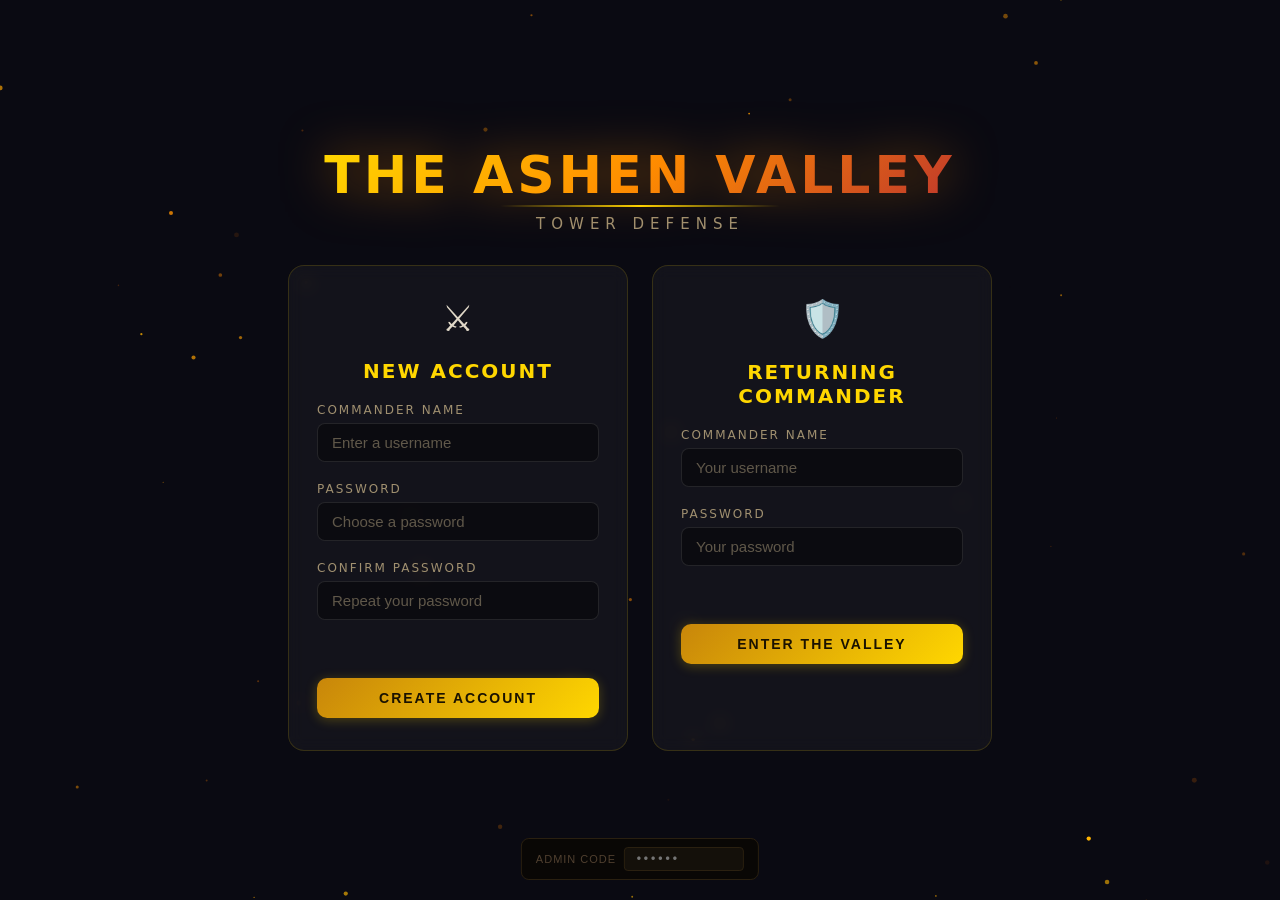
<file: login.html>
<!DOCTYPE html>
<html lang="en">
<head>
  <meta charset="UTF-8">
  <meta name="viewport" content="width=device-width, initial-scale=1.0">
  <title>The Ashen Valley — Tower Defense</title>
  <link rel="stylesheet" href="css/login.css">
</head>
<body>

<canvas class="bg-canvas" id="bg-canvas"></canvas>

<div class="page">

  <div class="title-block">
    <div class="game-title">The Ashen Valley</div>
    <div class="divider"></div>
    <div class="game-subtitle">Tower Defense</div>
  </div>

  <div class="cards">

    <!-- ── NEW ACCOUNT ── -->
    <div class="card" id="card-new">
      <div class="card-icon">⚔️</div>
      <div class="card-title">New Account</div>

      <div class="field">
        <label for="new-username">Commander Name</label>
        <input id="new-username" type="text" placeholder="Enter a username" maxlength="24" autocomplete="off">
      </div>

      <div class="field">
        <label for="new-password">Password</label>
        <input id="new-password" type="password" placeholder="Choose a password" maxlength="64">
      </div>

      <div class="field">
        <label for="new-confirm">Confirm Password</label>
        <input id="new-confirm" type="password" placeholder="Repeat your password" maxlength="64">
      </div>

      <div class="msg" id="new-msg"></div>

      <button class="btn btn-primary" id="btn-create">Create Account</button>
    </div>

    <!-- ── RETURNING ACCOUNT ── -->
    <div class="card" id="card-return">
      <div class="card-icon">🛡️</div>
      <div class="card-title">Returning Commander</div>

      <div class="field">
        <label for="ret-username">Commander Name</label>
        <input id="ret-username" type="text" placeholder="Your username" maxlength="24" autocomplete="off">
      </div>

      <div class="field">
        <label for="ret-password">Password</label>
        <input id="ret-password" type="password" placeholder="Your password" maxlength="64">
      </div>

      <div class="msg" id="ret-msg"></div>

      <button class="btn btn-primary" id="btn-login">Enter the Valley</button>

      <!-- Stats shown after a successful preview -->
      <div class="stats-panel" id="stats-panel">
        <div class="stats-row"><span>Games Played</span><span id="sp-played">0</span></div>
        <div class="stats-row"><span>Best Score</span>  <span id="sp-score">0</span></div>
        <div class="stats-row"><span>Best Wave</span>   <span id="sp-wave">0 / 30</span></div>
        <div class="stats-row"><span>Total Kills</span> <span id="sp-kills">0</span></div>
        <div class="stats-row"><span>Victories</span>   <span id="sp-wins">0</span></div>
        <div style="color:#a09070;font-size:12px;margin-top:4px;letter-spacing:1px">RECENT RUNS</div>
        <div class="history-list" id="sp-history"></div>
      </div>
    </div>

  </div>

</div>

<style>
  .admin-bar {
    position: fixed;
    bottom: 20px;
    left: 50%;
    transform: translateX(-50%);
    display: flex;
    align-items: center;
    gap: 8px;
    background: rgba(10,8,4,0.85);
    border: 1px solid #2a2010;
    border-radius: 8px;
    padding: 8px 14px;
    z-index: 10;
  }
  .admin-bar label {
    font-size: 11px;
    color: #504030;
    letter-spacing: 1px;
    text-transform: uppercase;
    font-family: 'Segoe UI', Arial, sans-serif;
    white-space: nowrap;
  }
  .admin-bar input {
    background: #14100a;
    border: 1px solid #2a2010;
    border-radius: 4px;
    color: #705040;
    font-size: 12px;
    padding: 4px 10px;
    width: 120px;
    font-family: monospace;
    outline: none;
    transition: border-color 0.2s;
  }
  .admin-bar input:focus { border-color: #5c4a1e; color: #c8a96e; }
  .admin-bar input.flash-success { border-color: #40c060 !important; color: #40c060 !important; }
</style>

<div class="admin-bar">
  <label>Admin Code</label>
  <input id="admin-code" type="password" placeholder="••••••" maxlength="32" autocomplete="off">
</div>

<script src="js/account.js"></script>
<script>
  // ── Background ember animation ──
  (function() {
    const cv = document.getElementById('bg-canvas');
    const cx = cv.getContext('2d');
    function resize() { cv.width = innerWidth; cv.height = innerHeight; }
    resize();
    window.addEventListener('resize', resize);

    const EMBERS = Array.from({ length: 60 }, () => ({
      x: Math.random() * innerWidth,
      y: Math.random() * innerHeight,
      r: Math.random() * 2 + 0.5,
      vy: -(Math.random() * 0.6 + 0.2),
      vx: (Math.random() - 0.5) * 0.3,
      life: Math.random(),
      maxLife: Math.random() * 0.6 + 0.4,
    }));

    function tick() {
      cx.clearRect(0, 0, cv.width, cv.height);
      for (const e of EMBERS) {
        e.x += e.vx;
        e.y += e.vy;
        e.life -= 0.003;
        if (e.life <= 0) {
          e.x = Math.random() * cv.width;
          e.y = cv.height + 10;
          e.life = e.maxLife;
        }
        const alpha = (e.life / e.maxLife) * 0.7;
        cx.beginPath();
        cx.arc(e.x, e.y, e.r, 0, Math.PI * 2);
        cx.fillStyle = `rgba(255,${100 + Math.floor(e.life * 100)},0,${alpha})`;
        cx.fill();
      }
      requestAnimationFrame(tick);
    }
    tick();
  })();

  // ── If already logged in, go straight to game ──
  if (getCurrentUser()) {
    window.location.href = 'hub.html';
  }

  // ── Create Account ──
  document.getElementById('btn-create').addEventListener('click', () => {
    const username = document.getElementById('new-username').value.trim();
    const password = document.getElementById('new-password').value;
    const confirm  = document.getElementById('new-confirm').value;
    const msg      = document.getElementById('new-msg');

    msg.className = 'msg';
    msg.textContent = '';

    if (password !== confirm) {
      msg.textContent = 'Passwords do not match.';
      msg.className = 'msg error';
      return;
    }

    const result = createAccount(username, password);
    if (!result.ok) {
      msg.textContent = result.error;
      msg.className = 'msg error';
    } else {
      msg.textContent = `Welcome, ${username}! Entering the valley…`;
      msg.className = 'msg success';
      setTimeout(() => { window.location.href = 'hub.html'; }, 900);
    }
  });

  // Enter key on new account fields
  ['new-username','new-password','new-confirm'].forEach(id => {
    document.getElementById(id).addEventListener('keydown', e => {
      if (e.key === 'Enter') document.getElementById('btn-create').click();
    });
  });

  // ── Login ──
  document.getElementById('btn-login').addEventListener('click', () => {
    const username = document.getElementById('ret-username').value.trim();
    const password = document.getElementById('ret-password').value;
    const msg      = document.getElementById('ret-msg');

    msg.className = 'msg';
    msg.textContent = '';

    const result = loginAccount(username, password);
    if (!result.ok) {
      msg.textContent = result.error;
      msg.className = 'msg error';
      document.getElementById('stats-panel').classList.remove('visible');
    } else {
      // Show stats then redirect
      const acc = result.account;
      const s   = acc.stats;
      document.getElementById('sp-played').textContent = s.gamesPlayed;
      document.getElementById('sp-score').textContent  = s.bestScore.toLocaleString();
      document.getElementById('sp-wave').textContent   = `${s.bestWave} / 30`;
      document.getElementById('sp-kills').textContent  = s.totalKills.toLocaleString();
      document.getElementById('sp-wins').textContent   = s.victories;

      const hist = document.getElementById('sp-history');
      hist.innerHTML = '';
      if (acc.history.length === 0) {
        hist.innerHTML = '<div class="history-item" style="color:#504030">No runs yet.</div>';
      } else {
        for (const r of acc.history.slice(0, 8)) {
          const d = new Date(r.date);
          const dateStr = `${d.getMonth()+1}/${d.getDate()}`;
          hist.innerHTML += `
            <div class="history-item">
              <span class="${r.won ? 'won':'lost'}">${r.won ? '✓ Win' : '✗ Loss'}</span>
              <span>Wave ${r.wave}</span>
              <span>${r.score.toLocaleString()} pts</span>
              <span>${dateStr}</span>
            </div>`;
        }
      }

      document.getElementById('stats-panel').classList.add('visible');
      msg.textContent = `Welcome back, ${acc.username}!`;
      msg.className = 'msg success';
      setTimeout(() => { window.location.href = 'hub.html'; }, 1200);
    }
  });

  // Enter key on login fields
  ['ret-username','ret-password'].forEach(id => {
    document.getElementById(id).addEventListener('keydown', e => {
      if (e.key === 'Enter') document.getElementById('btn-login').click();
    });
  });

  // Admin code
  document.getElementById('admin-code').addEventListener('keydown', e => {
    if (e.key === 'Enter') {
      const input = document.getElementById('admin-code');
      if (input.value === 'cooper') {
        adminLogin();
        input.classList.add('flash-success');
        input.value = '✓ Access granted';
        setTimeout(() => { window.location.href = 'hub.html'; }, 700);
      } else {
        input.value = '';
        input.placeholder = 'Wrong code';
      }
    }
  });
</script>
</body>
</html>
</file>
<file: css/style.css>
/* ========================
   RESET & BASE
======================== */
*, *::before, *::after { box-sizing: border-box; margin: 0; padding: 0; }

body {
  background: #0d0d0d;
  color: #e8e0cc;
  font-family: 'Segoe UI', 'Arial', sans-serif;
  overflow: hidden;
  user-select: none;
  height: 100vh;
  display: flex;
  align-items: center;
  justify-content: center;
}

#game-container {
  display: flex;
  flex-direction: column;
  width: 100vw;
  height: 100vh;
  position: relative;
}

/* ========================
   HUD BAR
======================== */
#hud {
  display: flex;
  align-items: center;
  justify-content: space-between;
  background: linear-gradient(180deg, #1a1208 0%, #120e06 100%);
  border-bottom: 2px solid #5c4a1e;
  padding: 6px 16px;
  height: 48px;
  flex-shrink: 0;
  z-index: 10;
}

.hud-left, .hud-center, .hud-right {
  display: flex;
  align-items: center;
  gap: 20px;
}

.hud-left { flex: 1; }
.hud-center { flex: 2; justify-content: center; }
.hud-right { flex: 1; justify-content: flex-end; }

#hud span {
  font-size: 15px;
  font-weight: 600;
  letter-spacing: 0.5px;
}

#hud-lives { color: #ff6b6b; }
#hud-gold { color: #ffd700; }
#hud-wave { color: #7ec8e3; }
#hud-timer { color: #c8a96e; }

#lives-val, #gold-val, #wave-val, #timer-val {
  color: #fff;
  font-size: 17px;
}

/* ========================
   SPEED CONTROLS
======================== */
#speed-controls {
  display: flex;
  gap: 4px;
}

.speed-btn {
  background: #2a2010;
  color: #c8a96e;
  border: 1px solid #5c4a1e;
  border-radius: 4px;
  padding: 3px 10px;
  font-size: 13px;
  cursor: pointer;
  transition: all 0.15s;
}

.speed-btn:hover { background: #3d3018; border-color: #ffd700; color: #ffd700; }
.speed-btn.active { background: #5c4a1e; color: #ffd700; border-color: #ffd700; }

#hud-user {
  display: flex;
  align-items: center;
  gap: 6px;
  margin-left: 8px;
  border-left: 1px solid #5c4a1e;
  padding-left: 10px;
}

#hud-username {
  font-size: 13px;
  color: #c8a96e;
  max-width: 100px;
  overflow: hidden;
  text-overflow: ellipsis;
  white-space: nowrap;
}

#btn-logout {
  background: transparent;
  border: 1px solid #5c4a1e;
  color: #a08050;
  border-radius: 4px;
  padding: 2px 6px;
  font-size: 13px;
  cursor: pointer;
  transition: all 0.15s;
}

#btn-logout:hover { border-color: #ff8040; color: #ff8040; }

/* ========================
   CANVAS WRAPPER
======================== */
#canvas-wrapper {
  position: relative;
  flex: 1;
  overflow: hidden;
  display: flex;
  align-items: flex-start;
  justify-content: flex-start;
  background: #0a0a0a;
}

#game-canvas {
  display: block;
  cursor: default;
  image-rendering: pixelated;
}

#float-layer {
  position: absolute;
  top: 0; left: 0;
  width: 100%; height: 100%;
  pointer-events: none;
  overflow: hidden;
}

/* ========================
   FLOATING TEXT
======================== */
.float-text {
  position: absolute;
  font-size: 13px;
  font-weight: 700;
  pointer-events: none;
  white-space: nowrap;
  text-shadow: 0 1px 3px rgba(0,0,0,0.8);
  animation: floatUp 1.2s ease-out forwards;
}

@keyframes floatUp {
  0%   { opacity: 1; transform: translateY(0); }
  100% { opacity: 0; transform: translateY(-40px); }
}

.float-gold { color: #ffd700; }
.float-damage { color: #ff4444; }
.float-crit { color: #ff8800; font-size: 16px; }
.float-heal { color: #44ff88; }
.float-miss { color: #888; }

/* ========================
   TOWER PANEL
======================== */
#tower-panel {
  background: linear-gradient(180deg, #120e06 0%, #1a1208 100%);
  border-top: 2px solid #5c4a1e;
  padding: 8px 10px;
  height: 110px;
  flex-shrink: 0;
  overflow-x: auto;
  overflow-y: hidden;
}

#tower-panel::-webkit-scrollbar { height: 4px; }
#tower-panel::-webkit-scrollbar-track { background: #0d0d0d; }
#tower-panel::-webkit-scrollbar-thumb { background: #5c4a1e; border-radius: 2px; }

#tower-panel-inner {
  display: flex;
  gap: 12px;
  align-items: center;
  justify-content: center;
  height: 100%;
  min-width: max-content;
  margin: 0 auto;
}

.tower-btn {
  display: flex;
  flex-direction: column;
  align-items: center;
  justify-content: center;
  width: 88px;
  height: 92px;
  background: #1e1810;
  border: 1px solid #4a3a15;
  border-radius: 8px;
  cursor: pointer;
  transition: all 0.15s;
  flex-shrink: 0;
  padding: 6px;
  position: relative;
}

.tower-btn:hover:not(.unaffordable) {
  background: #2e2816;
  border-color: #ffd700;
  transform: translateY(-3px);
  box-shadow: 0 6px 16px rgba(255,215,0,0.25);
}

.tower-btn.selected {
  background: #3a2e10;
  border-color: #ffd700;
  box-shadow: 0 0 0 2px #ffd70066;
}

.tower-btn.unaffordable {
  opacity: 0.4;
  cursor: not-allowed;
}

.tower-btn.locked {
  opacity: 0.3;
  cursor: not-allowed;
  filter: grayscale(0.7);
}

.tower-btn.draft-locked {
  cursor: default;
  pointer-events: none;
  opacity: 0.75;
}

.tower-btn.draft-locked:hover {
  background: inherit;
  transform: none;
}

.tower-btn-canvas {
  width: 46px;
  height: 46px;
  border-radius: 50%;
  margin-bottom: 3px;
  border: 2px solid rgba(255,255,255,0.15);
  background: rgba(0,0,0,0.3);
  overflow: hidden;
  display: block;
}

.tower-btn-name {
  font-size: 10px;
  color: #c8a96e;
  text-align: center;
  line-height: 1.2;
  overflow: hidden;
  max-width: 84px;
}

.tower-btn-cost {
  font-size: 11px;
  color: #ffd700;
  font-weight: 600;
}

.tower-tier-badge {
  position: absolute;
  top: 3px;
  right: 5px;
  font-size: 9px;
  color: #888;
  font-weight: 700;
}

.tower-count-badge {
  position: absolute;
  bottom: 3px;
  right: 5px;
  font-size: 9px;
  color: #a0c080;
  font-weight: 700;
}

.tower-btn.at-limit {
  opacity: 0.45;
  cursor: not-allowed;
}

.tower-btn.at-limit .tower-count-badge {
  color: #e05050;
}

/* ========================
   TOWER INFO PANEL
======================== */
#tower-info {
  position: absolute;
  top: 56px;
  right: 10px;
  width: 220px;
  background: #16120a;
  border: 1px solid #5c4a1e;
  border-radius: 8px;
  z-index: 20;
  box-shadow: 0 4px 20px rgba(0,0,0,0.7);
}

#tower-info-header {
  display: flex;
  align-items: center;
  gap: 8px;
  padding: 8px 12px;
  border-bottom: 1px solid #3a2e10;
  background: #1e1810;
  border-radius: 8px 8px 0 0;
}

#ti-preview {
  width: 44px;
  height: 44px;
  border-radius: 50%;
  border: 2px solid #5c4a1e;
  background: rgba(0,0,0,0.4);
  flex-shrink: 0;
}

#ti-name {
  flex: 1;
  font-size: 14px;
  font-weight: 700;
  color: #ffd700;
}

#ti-close {
  background: none;
  border: none;
  color: #888;
  cursor: pointer;
  font-size: 14px;
  line-height: 1;
  padding: 0;
}

#ti-close:hover { color: #ff6b6b; }

#tower-info-body {
  padding: 10px 12px;
  display: flex;
  flex-direction: column;
  gap: 8px;
}

#ti-stats {
  font-size: 12px;
  color: #c8a96e;
  display: flex;
  flex-direction: column;
  gap: 3px;
}

.ti-stat-row {
  display: flex;
  justify-content: space-between;
  align-items: center;
}

.ti-stat-label {
  color: #8a7a50;
}

.ti-stat-val {
  color: #f0d070;
  font-weight: 600;
  display: flex;
  align-items: center;
  gap: 4px;
}

.ti-delta {
  font-size: 10px;
  font-weight: 700;
  padding: 1px 4px;
  border-radius: 3px;
}

.ti-delta-good {
  color: #7ef07e;
  background: rgba(40, 100, 40, 0.5);
}

.ti-delta-bad {
  color: #ff8888;
  background: rgba(100, 30, 30, 0.5);
}

/* Boosted stat display */
.ti-stat-val-base {
  color: #605040;
  text-decoration: line-through;
  font-size: 11px;
  font-weight: 400;
}

.ti-boosted {
  color: #ffe060;
  font-weight: 700;
  font-size: 12px;
  background: rgba(255, 180, 0, 0.12);
  border: 1px solid rgba(255, 180, 0, 0.35);
  border-radius: 4px;
  padding: 1px 5px;
  cursor: help;
  text-shadow: 0 0 6px rgba(255, 200, 0, 0.5);
}

#ti-ability-box {
  background: #1a1206;
  border: 1px solid #3a2c10;
  border-left: 3px solid #c8890a;
  border-radius: 4px;
  padding: 7px 10px;
  display: flex;
  flex-direction: column;
  gap: 3px;
}

.ti-ability-name {
  font-size: 11px;
  font-weight: 700;
  color: #ffd700;
}

.ti-ability-desc {
  font-size: 11px;
  color: #b89a5a;
  line-height: 1.4;
}

#ti-kills {
  font-size: 12px;
  color: #aaa;
}

#ti-upgrade-btn, #ti-sell-btn {
  width: 100%;
  padding: 7px;
  border: none;
  border-radius: 5px;
  font-size: 12px;
  font-weight: 600;
  cursor: pointer;
  transition: all 0.15s;
}

#ti-upgrade-btn {
  background: #2a4a20;
  color: #7ef07e;
  border: 1px solid #3e7030;
}

#ti-upgrade-btn:hover:not(:disabled) { background: #3a6028; }
#ti-upgrade-btn:disabled { opacity: 0.5; cursor: not-allowed; }

#ti-sell-btn {
  background: #4a1e1e;
  color: #ff8888;
  border: 1px solid #702020;
}

#ti-sell-btn:hover { background: #5e2626; }

/* ========================
   PREP OVERLAY
======================== */
#prep-overlay {
  position: absolute;
  top: 50%;
  left: 50%;
  transform: translate(-50%, -50%);
  background: rgba(10,8,3,0.96);
  border: 2px solid #c8890a;
  border-radius: 14px;
  padding: 36px 48px;
  z-index: 30;
  text-align: center;
  box-shadow: 0 8px 40px rgba(0,0,0,0.9);
  min-width: 320px;
}

#prep-title {
  font-size: 28px;
  font-weight: 700;
  color: #ffd700;
  margin-bottom: 8px;
  letter-spacing: 1px;
}

#prep-subtitle {
  font-size: 14px;
  color: #c8a96e;
  margin-bottom: 24px;
}

#btn-start-early {
  background: #c8890a;
  color: #1a1200;
  border: none;
  border-radius: 8px;
  padding: 12px 36px;
  font-size: 18px;
  font-weight: 700;
  cursor: pointer;
  transition: all 0.15s;
  letter-spacing: 1px;
}

#btn-start-early:hover { background: #ffd700; transform: scale(1.04); }

/* ========================
   WAVE BANNER
======================== */
#wave-banner {
  position: absolute;
  top: 50%;
  left: 50%;
  transform: translate(-50%, -50%);
  z-index: 40;
  pointer-events: none;
}

#wave-banner-text {
  font-size: 36px;
  font-weight: 700;
  color: #ffd700;
  text-shadow: 0 2px 12px rgba(0,0,0,0.9), 0 0 30px rgba(255,215,0,0.4);
  text-align: center;
  animation: bannerPop 2s ease-out forwards;
}

@keyframes bannerPop {
  0%   { opacity: 0; transform: scale(0.7); }
  15%  { opacity: 1; transform: scale(1.1); }
  30%  { transform: scale(1.0); }
  70%  { opacity: 1; }
  100% { opacity: 0; transform: scale(1.0); }
}

/* ========================
   PLACEMENT INDICATOR
======================== */
#placement-indicator {
  position: absolute;
  top: 56px;
  left: 50%;
  transform: translateX(-50%);
  background: rgba(20,16,6,0.9);
  border: 1px solid #5c4a1e;
  border-radius: 6px;
  padding: 6px 16px;
  font-size: 13px;
  color: #c8a96e;
  z-index: 20;
  pointer-events: none;
}

/* ========================
   GAME OVER / VICTORY
======================== */
#gameover-screen, #victory-screen {
  position: absolute;
  inset: 0;
  background: rgba(5,3,0,0.92);
  display: flex;
  align-items: center;
  justify-content: center;
  z-index: 50;
}

#gameover-content, #victory-content {
  text-align: center;
  padding: 40px 60px;
  background: #16120a;
  border: 2px solid #5c4a1e;
  border-radius: 12px;
  box-shadow: 0 8px 40px rgba(0,0,0,0.9);
}

#gameover-title { font-size: 48px; font-weight: 900; color: #ff4444; margin-bottom: 8px; }
#gameover-subtitle { font-size: 18px; color: #c8a96e; margin-bottom: 20px; }
#gameover-stats { font-size: 14px; color: #aaa; line-height: 2; margin-bottom: 20px; }

#victory-title { font-size: 48px; font-weight: 900; color: #ffd700; margin-bottom: 8px; }
#victory-subtitle { font-size: 18px; color: #c8a96e; margin-bottom: 20px; }
#victory-score { font-size: 14px; color: #aaa; line-height: 2; margin-bottom: 20px; }

#gameover-content .end-btns, #victory-content .end-btns {
  display: flex;
  gap: 12px;
  justify-content: center;
}

#btn-retry, #btn-play-again, #btn-home, #btn-home-defeat {
  background: #3a2e10;
  color: #ffd700;
  border: 2px solid #5c4a1e;
  border-radius: 8px;
  padding: 12px 32px;
  font-size: 16px;
  font-weight: 700;
  cursor: pointer;
  transition: all 0.15s;
}

#btn-retry:hover, #btn-play-again:hover, #btn-home:hover, #btn-home-defeat:hover {
  background: #4e3e18;
  border-color: #ffd700;
}

/* ========================
   ADMIN PANEL
======================== */
#admin-panel {
  position: absolute;
  top: 56px;
  left: 10px;
  background: rgba(10,6,2,0.92);
  border: 1px solid #8b0000;
  border-radius: 8px;
  padding: 8px 12px;
  z-index: 25;
  display: flex;
  flex-direction: column;
  gap: 6px;
  box-shadow: 0 0 12px rgba(180,0,0,0.4);
  min-width: 140px;
}

#admin-label {
  font-size: 11px;
  font-weight: 800;
  color: #ff4444;
  letter-spacing: 2px;
  text-transform: uppercase;
  border-bottom: 1px solid #4a0000;
  padding-bottom: 4px;
  margin-bottom: 2px;
}

.admin-row {
  display: flex;
  align-items: center;
  gap: 6px;
  font-size: 11px;
  color: #c08060;
}

.admin-row label { min-width: 32px; }

#admin-gold-label {
  color: #ffd700;
  font-weight: 700;
  font-size: 14px;
}

#admin-wave-input {
  width: 46px;
  background: #1a0a0a;
  border: 1px solid #4a0000;
  border-radius: 4px;
  color: #ff8888;
  font-size: 12px;
  padding: 2px 5px;
  outline: none;
}

#admin-set-wave {
  background: #4a0000;
  color: #ff8888;
  border: 1px solid #8b0000;
  border-radius: 4px;
  padding: 2px 8px;
  font-size: 11px;
  font-weight: 700;
  cursor: pointer;
  transition: all 0.15s;
}
#admin-set-wave:hover { background: #700000; border-color: #ff4444; color: #ffaaaa; }

/* ========================
   TOWER HOTBAR TOOLTIP
======================== */
#tower-tooltip {
  position: fixed;
  background: #16120a;
  border: 1px solid #5c4a1e;
  border-radius: 8px;
  padding: 10px 14px;
  z-index: 100;
  pointer-events: none;
  box-shadow: 0 4px 20px rgba(0,0,0,0.8);
  min-width: 180px;
  max-width: 240px;
}

.tt-name {
  font-size: 13px;
  font-weight: 700;
  color: #ffd700;
  margin-bottom: 6px;
  border-bottom: 1px solid #3a2e10;
  padding-bottom: 4px;
}

.tt-desc {
  font-size: 11px;
  color: #a09070;
  margin-bottom: 6px;
  line-height: 1.4;
}

.tt-stats {
  font-size: 11px;
  color: #c8a96e;
  line-height: 1.7;
}

.tt-ability {
  margin-top: 6px;
  font-size: 11px;
  color: #80e0ff;
  border-top: 1px solid #2a2010;
  padding-top: 5px;
  line-height: 1.4;
}

/* ========================
   HIDDEN UTILITY
======================== */
.hidden { display: none !important; }

/* ========================
   CANVAS HIGHLIGHT EFFECTS
======================== */
canvas { outline: none; }

/* ========================
   DRAFT WIN REWARD OVERLAY
======================== */
#draft-reward-overlay {
  position: fixed; inset: 0;
  background: rgba(0,0,0,0.92);
  display: flex; align-items: center; justify-content: center;
  z-index: 9999;
}
#draft-reward-overlay.hidden { display: none; }

.draft-reward-box {
  position: relative;
  background: linear-gradient(160deg, #1a0820 0%, #0e0618 60%, #1a0820 100%);
  border: 2px solid #c020c0;
  border-radius: 18px;
  box-shadow: 0 0 60px rgba(200,32,200,0.5), 0 0 120px rgba(200,32,200,0.2);
  padding: 36px 44px 32px;
  text-align: center;
  max-width: 400px;
  overflow: hidden;
}
.reward-shine {
  position: absolute; inset: 0;
  background: linear-gradient(135deg, rgba(255,255,255,0.04) 0%, transparent 50%, rgba(255,255,255,0.02) 100%);
  pointer-events: none;
}
.reward-title {
  font-size: 22px; font-weight: 800; letter-spacing: 3px;
  color: #f0a0ff;
  text-shadow: 0 0 20px rgba(220,80,255,0.8);
  margin-bottom: 4px;
}
.reward-subtitle {
  font-size: 13px; color: #c080d0; margin-bottom: 18px; letter-spacing: 1px;
}
#reward-canvas {
  display: block; margin: 0 auto 12px;
  border-radius: 50%;
  background: radial-gradient(circle, #2a0830 0%, #0e0618 100%);
  box-shadow: 0 0 30px rgba(208,32,200,0.6);
}
.reward-tower-name {
  font-size: 26px; font-weight: 900; color: #f8d0ff;
  text-shadow: 0 0 16px rgba(220,80,255,0.9);
  margin-bottom: 4px;
}
.reward-tower-rarity {
  font-size: 12px; letter-spacing: 2px; color: #d080f0; margin-bottom: 10px;
}
.reward-tower-desc {
  font-size: 13px; color: #c0a0cc; line-height: 1.6; margin-bottom: 18px;
}
.reward-new-msg {
  font-size: 16px; font-weight: 800; letter-spacing: 2px;
  color: #ffe040;
  text-shadow: 0 0 14px rgba(255,220,0,0.7);
  margin-bottom: 14px;
  animation: rewardPulse 1.2s ease-in-out infinite;
}
.reward-already-msg {
  font-size: 14px; color: #c0d0ff; margin-bottom: 14px;
}
.reward-claim-btn {
  background: linear-gradient(135deg, #c020c0, #8010a0);
  border: none; border-radius: 10px;
  color: #fff; font-size: 15px; font-weight: 700; letter-spacing: 1px;
  padding: 12px 40px; cursor: pointer;
  box-shadow: 0 0 20px rgba(200,32,200,0.5);
  transition: transform 0.15s, box-shadow 0.15s;
}
.reward-claim-btn:hover {
  transform: scale(1.05);
  box-shadow: 0 0 32px rgba(200,32,200,0.8);
}
@keyframes rewardPulse {
  0%,100% { opacity:1; transform:scale(1); }
  50% { opacity:0.7; transform:scale(1.04); }
}

/* ========================
   DRAFT MODE OVERLAY
======================== */
#draft-overlay {
  position: fixed;
  inset: 0;
  background: rgba(0,0,0,0.88);
  display: flex;
  align-items: center;
  justify-content: center;
  z-index: 200;
  backdrop-filter: blur(3px);
}

.draft-box {
  background: #0e0c08;
  border: 1px solid #00c8b4;
  border-radius: 16px;
  box-shadow: 0 0 60px rgba(0,200,180,0.2), 0 16px 60px rgba(0,0,0,0.9);
  padding: 28px 32px 24px;
  max-width: 820px;
  width: 95vw;
  display: flex;
  flex-direction: column;
  align-items: center;
  gap: 20px;
}

.draft-header {
  text-align: center;
}

.draft-title {
  font-size: 22px;
  font-weight: 800;
  color: #00e8d0;
  letter-spacing: 3px;
  text-shadow: 0 0 20px rgba(0,200,180,0.5);
}

.draft-subtitle {
  font-size: 13px;
  color: #608070;
  margin-top: 6px;
  letter-spacing: 1px;
}

.draft-choices {
  display: flex;
  gap: 16px;
  justify-content: center;
  flex-wrap: wrap;
}

.draft-card {
  background: #14110c;
  border: 1px solid #2a3a30;
  border-radius: 12px;
  padding: 16px 14px 14px;
  width: 200px;
  display: flex;
  flex-direction: column;
  align-items: center;
  gap: 7px;
  cursor: pointer;
  transition: transform 0.18s, box-shadow 0.18s, border-color 0.18s;
  position: relative;
  opacity: 0;
  animation: draftCardIn 0.35s ease forwards;
}

@keyframes draftCardIn {
  from { opacity: 0; transform: translateY(18px) scale(0.94); }
  to   { opacity: 1; transform: translateY(0) scale(1); }
}

.draft-card:hover {
  transform: translateY(-6px) scale(1.03);
  border-color: #00c8b4;
  box-shadow: 0 8px 30px rgba(0,200,180,0.3);
}

.draft-card-canvas {
  display: block;
  width: 64px;
  height: 64px;
  margin-bottom: 4px;
}

.draft-card-tier-badge {
  position: absolute;
  top: 10px;
  right: 10px;
  font-size: 10px;
  font-weight: 700;
  padding: 2px 7px;
  border-radius: 20px;
  border: 1px solid;
  letter-spacing: 1px;
}

.draft-card-name {
  font-size: 14px;
  font-weight: 700;
  color: #f0e0c0;
  text-align: center;
}

.draft-card-cost {
  font-size: 12px;
  color: #c8a040;
  font-weight: 600;
}

.draft-card-desc {
  font-size: 11px;
  color: #605040;
  text-align: center;
  line-height: 1.5;
}

.draft-pool-count {
  font-size: 11px;
  color: #406050;
  letter-spacing: 1px;
}

/* ========================
   SCROLLBAR GLOBAL
======================== */
::-webkit-scrollbar { width: 6px; height: 6px; }
::-webkit-scrollbar-track { background: #0d0d0d; }
::-webkit-scrollbar-thumb { background: #5c4a1e; border-radius: 3px; }
</file>
<file: css/hub.css>
/* ========================
   RESET & BASE
======================== */
*, *::before, *::after { box-sizing: border-box; margin: 0; padding: 0; }

body {
  background: #0d0a06;
  color: #e8e0cc;
  font-family: 'Segoe UI', 'Arial', sans-serif;
  min-height: 100vh;
  overflow-x: hidden;
  user-select: none;
}

.bg-canvas {
  position: fixed;
  inset: 0;
  pointer-events: none;
  z-index: 0;
}

/* ========================
   HUB PAGE
======================== */
.hub-page {
  position: relative;
  z-index: 1;
  min-height: 100vh;
  display: flex;
  flex-direction: column;
  align-items: center;
  padding: 0 20px 40px;
}

/* ========================
   HEADER
======================== */
.hub-header {
  width: 100%;
  max-width: 900px;
  display: flex;
  align-items: center;
  justify-content: space-between;
  padding: 16px 0;
  border-bottom: 1px solid #3a2e10;
  margin-bottom: 10px;
}

.hub-title {
  font-size: 22px;
  font-weight: 800;
  color: #ffd700;
  letter-spacing: 2px;
  text-shadow: 0 0 20px rgba(255,215,0,0.3);
}

.hub-header-right {
  display: flex;
  align-items: center;
  gap: 16px;
}

.crystal-display {
  font-size: 15px;
  font-weight: 700;
  color: #a0e0ff;
  background: rgba(0,100,180,0.2);
  border: 1px solid #2060a0;
  border-radius: 20px;
  padding: 4px 14px;
}

.username-display {
  font-size: 14px;
  color: #c8a96e;
}

.btn-icon {
  background: transparent;
  border: 1px solid #5c4a1e;
  color: #a08050;
  border-radius: 6px;
  padding: 5px 12px;
  font-size: 13px;
  cursor: pointer;
  transition: all 0.15s;
}
.btn-icon:hover { border-color: #ff8040; color: #ff8040; }

/* ========================
   WELCOME BANNER
======================== */
.hub-welcome {
  text-align: center;
  margin: 28px 0 36px;
}

.welcome-text {
  font-size: 28px;
  font-weight: 700;
  color: #ffd700;
  text-shadow: 0 0 30px rgba(255,215,0,0.25);
  letter-spacing: 1px;
}

.welcome-sub {
  font-size: 15px;
  color: #a09070;
  margin-top: 6px;
  letter-spacing: 2px;
}

/* ========================
   MENU GRID
======================== */
.menu-grid {
  display: flex;
  gap: 24px;
  justify-content: center;
  flex-wrap: wrap;
  max-width: 900px;
  width: 100%;
}

.menu-card {
  position: relative;
  width: 230px;
  min-height: 220px;
  border-radius: 14px;
  border: 1px solid #3a2e10;
  background: #14100a;
  display: flex;
  flex-direction: column;
  align-items: center;
  justify-content: center;
  gap: 10px;
  cursor: pointer;
  padding: 30px 20px;
  overflow: hidden;
  transition: transform 0.2s, box-shadow 0.2s, border-color 0.2s;
}

.menu-card:hover {
  transform: translateY(-6px);
}

.card-glow {
  position: absolute;
  inset: 0;
  opacity: 0;
  transition: opacity 0.3s;
  border-radius: 14px;
  pointer-events: none;
}

.menu-card:hover .card-glow { opacity: 1; }

/* Card accent colors */
.card-play   { border-color: #5c2a10; }
.card-play:hover { box-shadow: 0 8px 40px rgba(255,100,30,0.35); border-color: #ff6020; }
.card-play .card-glow { background: radial-gradient(ellipse at 50% 100%, rgba(255,100,30,0.18), transparent 70%); }

.card-infinite { border-color: #103a2a; }
.card-infinite:hover { box-shadow: 0 8px 40px rgba(0,220,180,0.35); border-color: #00dcb4; }
.card-infinite .card-glow { background: radial-gradient(ellipse at 50% 100%, rgba(0,220,180,0.18), transparent 70%); }

.card-summon { border-color: #2a1e5c; }
.card-summon:hover { box-shadow: 0 8px 40px rgba(120,60,255,0.35); border-color: #8060ff; }
.card-summon .card-glow { background: radial-gradient(ellipse at 50% 100%, rgba(120,60,255,0.18), transparent 70%); }

.card-loadout { border-color: #1a3a1a; }
.card-loadout:hover { box-shadow: 0 8px 40px rgba(60,200,80,0.35); border-color: #40c050; }
.card-loadout .card-glow { background: radial-gradient(ellipse at 50% 100%, rgba(60,200,80,0.18), transparent 70%); }

.card-profile { border-color: #3a2e10; }
.card-profile:hover { box-shadow: 0 8px 40px rgba(255,215,0,0.25); border-color: #ffd700; }
.card-profile .card-glow { background: radial-gradient(ellipse at 50% 100%, rgba(255,215,0,0.15), transparent 70%); }

.card-draft { border-color: #103030; }
.card-draft:hover { box-shadow: 0 8px 40px rgba(0,200,180,0.35); border-color: #00c8b4; }
.card-draft .card-glow { background: radial-gradient(ellipse at 50% 100%, rgba(0,200,180,0.18), transparent 70%); }

.card-enemies { border-color: #2a1038; }
.card-enemies:hover { box-shadow: 0 8px 40px rgba(180,50,240,0.35); border-color: #b032f0; }
.card-enemies .card-glow { background: radial-gradient(ellipse at 50% 100%, rgba(180,50,240,0.18), transparent 70%); }

.card-icon {
  font-size: 48px;
  line-height: 1;
}

.card-title {
  font-size: 20px;
  font-weight: 800;
  color: #f0e0c0;
  letter-spacing: 1px;
}

.card-desc {
  font-size: 12px;
  color: #806050;
  text-align: center;
  line-height: 1.5;
  letter-spacing: 0.5px;
}

/* ========================
   MODALS
======================== */
.modal-overlay {
  position: fixed;
  inset: 0;
  background: rgba(0,0,0,0.82);
  display: flex;
  align-items: center;
  justify-content: center;
  z-index: 100;
  padding: 20px;
}

.modal {
  background: #14100a;
  border: 1px solid #5c4a1e;
  border-radius: 14px;
  box-shadow: 0 12px 60px rgba(0,0,0,0.9);
  width: 100%;
  max-height: 90vh;
  overflow-y: auto;
}

.modal-header {
  display: flex;
  align-items: center;
  justify-content: space-between;
  padding: 16px 20px;
  border-bottom: 1px solid #3a2e10;
  background: #1e1810;
  border-radius: 14px 14px 0 0;
  position: sticky;
  top: 0;
  z-index: 1;
}

.modal-title {
  font-size: 18px;
  font-weight: 700;
  color: #ffd700;
  letter-spacing: 1px;
}

.modal-close {
  background: none;
  border: none;
  color: #888;
  font-size: 18px;
  cursor: pointer;
  line-height: 1;
  padding: 0;
  transition: color 0.15s;
}
.modal-close:hover { color: #ff6b6b; }

/* ========================
   SUMMON MODAL
======================== */
.summon-modal-box { max-width: 700px; }

.summon-info {
  display: flex;
  justify-content: space-between;
  padding: 12px 20px;
  border-bottom: 1px solid #2a2010;
}

.summon-crystals {
  font-size: 16px;
  font-weight: 700;
  color: #a0e0ff;
}

.summon-collection {
  font-size: 14px;
  color: #c8a96e;
}

.summon-roll-area {
  min-height: 160px;
  padding: 20px;
  display: flex;
  align-items: center;
  justify-content: center;
  flex-wrap: wrap;
  gap: 10px;
}

.summon-idle-text {
  color: #605040;
  font-size: 16px;
  letter-spacing: 1px;
  text-align: center;
}

.summon-results {
  display: flex;
  flex-wrap: wrap;
  gap: 10px;
  justify-content: center;
  width: 100%;
}

.summon-dupe-info {
  text-align: center;
  padding: 8px 20px;
  color: #a0e0ff;
  font-size: 13px;
  background: rgba(0,80,160,0.2);
  border-top: 1px solid #2a2010;
}

.summon-buttons {
  display: flex;
  gap: 12px;
  padding: 16px 20px;
  border-top: 1px solid #2a2010;
  justify-content: center;
  flex-wrap: wrap;
}

.btn-roll {
  display: flex;
  flex-direction: column;
  align-items: center;
  gap: 4px;
  padding: 12px 28px;
  border-radius: 8px;
  cursor: pointer;
  transition: all 0.15s;
  border: 2px solid transparent;
  font-family: inherit;
}

.btn-single {
  background: #1e2a3a;
  border-color: #2060a0;
  color: #a0d0ff;
}
.btn-single:hover { background: #253545; border-color: #60b0ff; box-shadow: 0 4px 16px rgba(80,160,255,0.3); }

.btn-multi {
  background: #2a1e3a;
  border-color: #6040b0;
  color: #c0a0ff;
}
.btn-multi:hover { background: #352545; border-color: #a080ff; box-shadow: 0 4px 16px rgba(160,100,255,0.3); }

.roll-label { font-size: 15px; font-weight: 700; }
.roll-cost  { font-size: 12px; opacity: 0.8; }
.roll-guarantee { color: #c0a0ff; font-size: 11px; margin-left: 4px; }

.btn-roll.flash-error {
  animation: errorFlash 0.6s ease;
}
@keyframes errorFlash {
  0%, 100% { border-color: inherit; }
  50% { border-color: #ff4444; box-shadow: 0 0 16px rgba(255,50,50,0.5); }
}

.legend-common    { color: #aaaaaa; }
.legend-rare      { color: #60aaff; }
.legend-epic      { color: #c080ff; }
.legend-legendary { color: #ffd700; }
.legend-divine    { color: #fffbe8; text-shadow: 0 0 8px rgba(255,255,200,0.9); }
.legend-mystery   { color: #e040e0; text-shadow: 0 0 10px rgba(220,40,220,0.9), 0 0 20px rgba(220,40,220,0.5); animation: mysteryLegendPulse 1.8s ease-in-out infinite; }
@keyframes mysteryLegendPulse {
  0%,100% { color: #e040e0; text-shadow: 0 0 10px rgba(220,40,220,0.9); }
  50%      { color: #ff80ff; text-shadow: 0 0 18px rgba(255,100,255,1.0), 0 0 32px rgba(200,0,200,0.6); }
}

.rarity-rates {
  display: flex;
  flex-direction: row;
  justify-content: center;
  gap: 8px;
  padding: 10px 20px 14px;
  border-top: 1px solid rgba(255,255,255,0.06);
}
.rate-row {
  display: flex;
  flex-direction: column;
  align-items: center;
  gap: 2px;
  min-width: 62px;
  background: rgba(0,0,0,0.25);
  border-radius: 6px;
  padding: 6px 8px;
}
.rate-icon {
  font-size: 14px;
}
.rate-label {
  font-size: 9px;
  color: #888;
  letter-spacing: 0.5px;
  text-transform: uppercase;
}
.rate-pct {
  font-size: 13px;
  font-weight: 700;
  color: #e0d0a0;
}

/* ========================
   RESULT CARDS
======================== */
.result-card {
  position: relative;
  width: 90px;
  padding: 10px 6px 8px;
  border-radius: 8px;
  border: 2px solid #333;
  background: #1a140e;
  display: flex;
  flex-direction: column;
  align-items: center;
  gap: 4px;
  opacity: 0;
}

.card-reveal {
  animation: cardReveal 0.4s ease forwards;
}
@keyframes cardReveal {
  0%   { opacity: 0; transform: scale(0.6) rotateY(90deg); }
  60%  { transform: scale(1.08) rotateY(-5deg); }
  100% { opacity: 1; transform: scale(1) rotateY(0deg); }
}

.rarity-common    { border-color: #666; }
.rarity-rare      { border-color: #4090e0; box-shadow: 0 0 10px rgba(60,140,220,0.4); }
.rarity-epic      { border-color: #9050e0; box-shadow: 0 0 14px rgba(140,60,220,0.5); }
.rarity-legendary { border-color: #ffd700; box-shadow: 0 0 18px rgba(255,215,0,0.6); }
.rarity-legendary.card-reveal { animation: cardReveal 0.4s ease forwards, legendaryShimmer 1.5s 0.4s ease infinite; }
.rarity-divine    { border-color: #fff8e0; box-shadow: 0 0 24px rgba(255,255,220,0.8); }
.rarity-divine.card-reveal { animation: cardReveal 0.4s ease forwards, divineShimmer 2s 0.4s ease infinite; }
.rarity-mystery   { border-color: #c020c0; box-shadow: 0 0 28px rgba(200,20,200,0.9); animation: mysteryShimmer 1.4s ease-in-out infinite; }
.rarity-mystery.card-reveal { animation: cardReveal 0.4s ease forwards, mysteryShimmer 1.4s 0.4s ease-in-out infinite; }
@keyframes mysteryShimmer {
  0%,100% { border-color: #c020c0; box-shadow: 0 0 28px rgba(200,20,200,0.8), 0 0 50px rgba(200,20,200,0.3); }
  50%      { border-color: #ff60ff; box-shadow: 0 0 40px rgba(255,80,255,1.0), 0 0 80px rgba(200,20,200,0.5); }
}

@keyframes legendaryShimmer {
  0%, 100% { box-shadow: 0 0 18px rgba(255,215,0,0.5); }
  50%       { box-shadow: 0 0 28px rgba(255,215,0,0.9), 0 0 50px rgba(255,215,0,0.3); }
}

@keyframes divineShimmer {
  0%   { box-shadow: 0 0 24px rgba(255,255,220,0.7), 0 0 0px rgba(255,255,255,0); }
  33%  { box-shadow: 0 0 40px rgba(255,255,255,1),   0 0 70px rgba(255,245,180,0.6); }
  66%  { box-shadow: 0 0 30px rgba(220,240,255,0.9), 0 0 50px rgba(180,210,255,0.4); }
  100% { box-shadow: 0 0 24px rgba(255,255,220,0.7), 0 0 0px rgba(255,255,255,0); }
}

.result-icon {
  width: 44px; height: 44px;
  border-radius: 50%;
  display: flex; align-items: center; justify-content: center;
  font-size: 12px; font-weight: 800;
  border: 2px solid rgba(255,255,255,0.15);
}
.result-canvas {
  width: 44px; height: 44px;
  border-radius: 50%;
  display: block;
  border: 2px solid rgba(255,255,255,0.15);
  background: rgba(0,0,0,0.3);
}

.result-name  { font-size: 9px; color: #d0c0a0; text-align: center; line-height: 1.2; }
.result-tier  { font-size: 9px; color: #706050; }

.rarity-text-common    { font-size: 9px; color: #aaaaaa; font-weight: 700; letter-spacing: 1px; }
.rarity-text-rare      { font-size: 9px; color: #60aaff; font-weight: 700; letter-spacing: 1px; }
.rarity-text-epic      { font-size: 9px; color: #c080ff; font-weight: 700; letter-spacing: 1px; }
.rarity-text-legendary { font-size: 9px; color: #ffd700; font-weight: 700; letter-spacing: 1px; }
.rarity-text-divine    { font-size: 9px; color: #fffbe8; font-weight: 700; letter-spacing: 1px; text-shadow: 0 0 6px rgba(255,255,200,1); }

.new-tag {
  position: absolute; top: -6px; left: 50%; transform: translateX(-50%);
  background: #20a040; color: #fff; font-size: 8px; font-weight: 800;
  border-radius: 4px; padding: 1px 5px; letter-spacing: 1px;
}
.dupe-tag {
  position: absolute; top: -6px; left: 50%; transform: translateX(-50%);
  background: #404040; color: #999; font-size: 8px; font-weight: 700;
  border-radius: 4px; padding: 1px 5px; letter-spacing: 1px;
}

/* ========================
   PROFILE MODAL
======================== */
.profile-modal-box { max-width: 620px; }

.profile-body { padding: 20px; display: flex; flex-direction: column; gap: 18px; }

/* Header row: avatar + name + crystals */
.profile-name {
  display: flex; align-items: center; gap: 14px;
}
.profile-avatar {
  width: 54px; height: 54px; border-radius: 50%;
  background: linear-gradient(135deg, #5a3a10, #2a1a05);
  border: 2px solid #ffd700;
  display: flex; align-items: center; justify-content: center;
  font-size: 22px; font-weight: 900; color: #ffd700;
  flex-shrink: 0;
  box-shadow: 0 0 14px rgba(255,215,0,0.25);
}
.profile-username {
  font-size: 20px; font-weight: 800; color: #ffd700; letter-spacing: 0.5px;
}
.profile-crystals {
  font-size: 13px; color: #a0c0ff; margin-top: 2px;
}

/* Stats as a card grid */
.profile-stats {
  display: grid;
  grid-template-columns: repeat(3, 1fr);
  gap: 8px;
}
.stat-card {
  background: #1a140e;
  border: 1px solid #2a2010;
  border-radius: 8px;
  padding: 12px 8px;
  display: flex; flex-direction: column; align-items: center; gap: 3px;
}
.stat-card-val {
  font-size: 20px; font-weight: 800; color: #fff;
}
.stat-card-lbl {
  font-size: 10px; color: #806040; text-transform: uppercase; letter-spacing: 1px;
}

.collection-header, .history-header {
  font-size: 13px; font-weight: 700; color: #a09070; letter-spacing: 2px;
  text-transform: uppercase; border-bottom: 1px solid #2a2010; padding-bottom: 6px;
}

.collection-grid {
  display: grid;
  grid-template-columns: repeat(auto-fill, minmax(72px, 1fr));
  gap: 8px;
}

.coll-unit {
  display: flex; flex-direction: column; align-items: center; gap: 4px;
  padding: 8px 4px; border-radius: 7px; border: 1px solid #333;
  cursor: default;
}

.rarity-border-common    { border-color: #555; }
.rarity-border-rare      { border-color: #3070c0; }
.rarity-border-epic      { border-color: #7040c0; }
.rarity-border-legendary { border-color: #b09000; }
.rarity-border-divine    { border-color: #fffbe8; box-shadow: 0 0 6px rgba(255,255,200,0.5); }
.rarity-border-mystery   { border-color: #c020c0; box-shadow: 0 0 10px rgba(200,20,200,0.7); animation: mysteryShimmer 1.4s ease-in-out infinite; }

.coll-locked { opacity: 0.3; filter: grayscale(0.8); }

.coll-section-header {
  grid-column: 1 / -1;
  font-size: 11px; font-weight: 700; letter-spacing: 1px;
  text-transform: uppercase; color: #a08040;
  padding: 6px 2px 2px;
  border-bottom: 1px solid #2a2010;
  margin-top: 4px;
}

.lo-section-header {
  grid-column: 1 / -1;
  font-size: 11px; font-weight: 700; letter-spacing: 1px;
  text-transform: uppercase; color: #a08040;
  padding: 6px 2px 2px;
  border-bottom: 1px solid #2a2010;
  margin-top: 4px;
}

.coll-icon {
  width: 38px; height: 38px; border-radius: 50%;
  display: flex; align-items: center; justify-content: center;
  font-size: 11px; font-weight: 800;
  border: 2px solid rgba(255,255,255,0.1);
}
.coll-canvas {
  width: 38px; height: 38px;
  border-radius: 50%;
  display: block;
  border: 2px solid rgba(255,255,255,0.1);
  background: rgba(0,0,0,0.3);
}
.coll-name { font-size: 8px; color: #a09070; text-align: center; line-height: 1.2; }

.history-list { display: flex; flex-direction: column; gap: 4px; }

.hist-item {
  display: flex; justify-content: space-between; align-items: center;
  padding: 6px 10px; background: #1a140e; border-radius: 5px;
  font-size: 12px; color: #c8a96e;
}
.hist-win  { color: #40e060; font-weight: 700; }
.hist-loss { color: #ff6666; font-weight: 700; }
.hist-gems { color: #80b0ff; font-size: 11px; }
.hist-date { color: #605040; }
.hist-empty { color: #504030; font-size: 13px; text-align: center; padding: 16px; }

/* ========================
   LOADOUT MODAL
======================== */
.loadout-modal-box {
  max-width: 680px;
  width: 96vw;
  max-height: 85vh;
  display: flex;
  flex-direction: column;
}

.loadout-info {
  display: flex;
  align-items: center;
  justify-content: space-between;
  padding: 10px 4px 14px;
  border-bottom: 1px solid #2a2a1a;
  margin-bottom: 14px;
}

.loadout-counter {
  font-size: 16px;
  font-weight: 700;
  color: #40c050;
}

.loadout-hint {
  font-size: 12px;
  color: #706050;
}

.loadout-grid {
  display: grid;
  grid-template-columns: repeat(auto-fill, minmax(90px, 1fr));
  gap: 10px;
  overflow-y: auto;
  padding: 4px 2px 4px;
  flex: 1;
}

.lo-unit {
  display: flex;
  flex-direction: column;
  align-items: center;
  gap: 4px;
  padding: 10px 6px 8px;
  border-radius: 10px;
  border: 2px solid #333;
  background: #111;
  cursor: pointer;
  position: relative;
  transition: transform 0.15s, border-color 0.15s, box-shadow 0.15s;
}

.lo-unit:hover:not(.lo-locked) {
  transform: translateY(-3px);
  border-color: #40c050;
}

.lo-unit.lo-selected {
  border-color: #40c050;
  background: #0d200f;
  box-shadow: 0 0 14px rgba(60,200,80,0.4);
}

.lo-unit.lo-locked {
  opacity: 0.4;
  cursor: default;
}

.lo-icon {
  width: 44px;
  height: 44px;
  border-radius: 50%;
  display: flex;
  align-items: center;
  justify-content: center;
  font-size: 13px;
  font-weight: 800;
}
.lo-canvas {
  width: 44px;
  height: 44px;
  border-radius: 50%;
  display: block;
  background: rgba(0,0,0,0.3);
}

.lo-name {
  font-size: 10px;
  color: #c0b090;
  text-align: center;
  line-height: 1.2;
}

.lo-check {
  position: absolute;
  top: 4px;
  right: 6px;
  font-size: 13px;
  color: #40c050;
  font-weight: 900;
}

.loadout-footer {
  padding-top: 14px;
  border-top: 1px solid #2a2a1a;
  display: flex;
  justify-content: center;
}

.btn-loadout-save {
  background: linear-gradient(135deg, #204a22, #306430);
  border: 2px solid #40c050;
  color: #a0f0a0;
  padding: 10px 40px;
  border-radius: 8px;
  font-size: 15px;
  font-weight: 700;
  cursor: pointer;
  letter-spacing: 1px;
  transition: background 0.2s, box-shadow 0.2s;
}

.btn-loadout-save:hover {
  background: linear-gradient(135deg, #306032, #408040);
  box-shadow: 0 0 20px rgba(60,200,80,0.4);
}

/* ========================
   ENEMIES MODAL
======================== */
.enemies-modal-box {
  max-width: 820px;
  width: 96vw;
  max-height: 88vh;
  display: flex;
  flex-direction: column;
}

.enemies-modal-body {
  padding: 16px 20px 20px;
  overflow-y: auto;
  flex: 1;
}

.enemies-filter-bar {
  display: flex;
  align-items: center;
  gap: 8px;
  margin-bottom: 18px;
  flex-wrap: wrap;
}

.enemies-filter-label {
  font-size: 12px;
  color: #806050;
  letter-spacing: 1px;
  text-transform: uppercase;
}

.enemy-filter-btn {
  background: transparent;
  border: 1px solid #3a2e10;
  color: #a08060;
  padding: 4px 14px;
  border-radius: 20px;
  font-size: 12px;
  cursor: pointer;
  transition: all 0.15s;
}
.enemy-filter-btn:hover { border-color: #b032f0; color: #d080ff; }
.enemy-filter-btn.active { background: rgba(180,50,240,0.15); border-color: #b032f0; color: #d080ff; }

.enemies-grid {
  display: grid;
  grid-template-columns: repeat(auto-fill, minmax(230px, 1fr));
  gap: 14px;
}

.enemy-card {
  background: #100c08;
  border: 1px solid #2a2010;
  border-radius: 12px;
  padding: 14px 14px 12px;
  display: flex;
  flex-direction: column;
  gap: 7px;
  transition: border-color 0.2s, box-shadow 0.2s;
}
.enemy-card:hover {
  border-color: #5a3080;
  box-shadow: 0 4px 20px rgba(180,50,240,0.15);
}

.enemy-undiscovered {
  opacity: 0.55;
  align-items: center;
  justify-content: center;
  min-height: 130px;
  cursor: default;
}
.enemy-undiscovered:hover { border-color: #2a2010; box-shadow: none; }

.enemy-icon-canvas {
  display: block;
  width: 80px;
  height: 80px;
  margin-bottom: 2px;
}

.enemy-unknown-label {
  font-size: 22px;
  font-weight: 800;
  color: #3a2e10;
  letter-spacing: 4px;
}

.enemy-name {
  font-size: 15px;
  font-weight: 700;
  color: #f0e0c0;
  letter-spacing: 0.5px;
}

.enemy-threat {
  font-size: 10px;
  font-weight: 700;
  letter-spacing: 1.5px;
  text-transform: uppercase;
  border: 1px solid;
  border-radius: 20px;
  padding: 2px 10px;
  width: fit-content;
}

.enemy-stats {
  display: flex;
  gap: 10px;
  font-size: 11px;
  color: #907060;
  flex-wrap: wrap;
}

.estat { display: flex; gap: 4px; }
.estat-lbl { color: #504030; }

.enemy-ability {
  font-size: 11px;
  color: #c0a060;
  line-height: 1.5;
  background: rgba(255,200,50,0.05);
  border-left: 2px solid #5a3800;
  padding: 5px 8px;
  border-radius: 0 4px 4px 0;
}

.enemy-ability-label {
  font-weight: 700;
  color: #e0a030;
}

.enemy-desc {
  font-size: 11px;
  color: #706050;
  line-height: 1.5;
  font-style: italic;
}

.enemy-first-wave {
  font-size: 10px;
  color: #4a3820;
  margin-top: 2px;
}

.enemy-locked-wave {
  color: #3a2e10;
  font-style: italic;
  text-align: center;
}

.enemies-empty {
  color: #504030;
  font-size: 13px;
  text-align: center;
  padding: 40px;
  grid-column: 1 / -1;
}

/* ========================
   SCROLLBAR
======================== */
::-webkit-scrollbar { width: 5px; }
::-webkit-scrollbar-track { background: #0d0d0d; }
::-webkit-scrollbar-thumb { background: #5c4a1e; border-radius: 3px; }

/* ========================
   HIDDEN
======================== */
.hidden { display: none !important; }
</file>
<file: css/login.css>
/* ============================================================
   LOGIN PAGE STYLES
   ============================================================ */

*, *::before, *::after { box-sizing: border-box; margin: 0; padding: 0; }

body {
  background: #0a0a12;
  color: #e0d8c8;
  font-family: 'Segoe UI', system-ui, sans-serif;
  min-height: 100vh;
  display: flex;
  flex-direction: column;
  align-items: center;
  justify-content: center;
  overflow: hidden;
  position: relative;
}

/* Animated ember particles in the background */
.bg-canvas {
  position: fixed;
  inset: 0;
  z-index: 0;
  pointer-events: none;
}

/* Page wrapper */
.page {
  position: relative;
  z-index: 1;
  display: flex;
  flex-direction: column;
  align-items: center;
  gap: 32px;
  width: 100%;
  max-width: 880px;
  padding: 24px 16px;
}

/* Title block */
.title-block {
  text-align: center;
}

.game-title {
  font-size: 52px;
  font-weight: 900;
  letter-spacing: 4px;
  text-transform: uppercase;
  background: linear-gradient(135deg, #ffd700 0%, #ff8c00 50%, #c0392b 100%);
  -webkit-background-clip: text;
  -webkit-text-fill-color: transparent;
  background-clip: text;
  text-shadow: none;
  filter: drop-shadow(0 0 24px rgba(255, 140, 0, 0.5));
  line-height: 1;
}

.game-subtitle {
  margin-top: 8px;
  font-size: 15px;
  letter-spacing: 6px;
  text-transform: uppercase;
  color: #a09070;
}

/* Divider */
.divider {
  width: 280px;
  height: 2px;
  background: linear-gradient(to right, transparent, #ffd700, transparent);
  margin: 4px auto 0;
}

/* Cards row */
.cards {
  display: flex;
  gap: 24px;
  width: 100%;
  justify-content: center;
  flex-wrap: wrap;
}

/* Individual card */
.card {
  background: rgba(255,255,255,0.04);
  border: 1px solid rgba(255,215,0,0.15);
  border-radius: 16px;
  padding: 32px 28px;
  width: 340px;
  display: flex;
  flex-direction: column;
  gap: 20px;
  backdrop-filter: blur(8px);
  transition: border-color 0.2s, box-shadow 0.2s;
}

.card:hover {
  border-color: rgba(255,215,0,0.35);
  box-shadow: 0 0 32px rgba(255,140,0,0.08);
}

.card-title {
  font-size: 20px;
  font-weight: 700;
  letter-spacing: 2px;
  text-transform: uppercase;
  color: #ffd700;
  text-align: center;
}

.card-icon {
  font-size: 36px;
  text-align: center;
}

/* Form fields */
.field {
  display: flex;
  flex-direction: column;
  gap: 6px;
}

.field label {
  font-size: 12px;
  letter-spacing: 2px;
  text-transform: uppercase;
  color: #a09070;
}

.field input {
  background: rgba(0,0,0,0.4);
  border: 1px solid rgba(255,255,255,0.1);
  border-radius: 8px;
  color: #e0d8c8;
  font-size: 15px;
  padding: 10px 14px;
  outline: none;
  transition: border-color 0.2s, box-shadow 0.2s;
  width: 100%;
}

.field input:focus {
  border-color: #ffd700;
  box-shadow: 0 0 0 2px rgba(255,215,0,0.15);
}

.field input::placeholder { color: #60584a; }

/* Buttons */
.btn {
  padding: 12px 20px;
  border-radius: 10px;
  border: none;
  font-size: 14px;
  font-weight: 700;
  letter-spacing: 2px;
  text-transform: uppercase;
  cursor: pointer;
  transition: all 0.15s;
}

.btn-primary {
  background: linear-gradient(135deg, #c8860a 0%, #ffd700 100%);
  color: #1a1200;
  box-shadow: 0 2px 12px rgba(255,215,0,0.25);
}

.btn-primary:hover {
  transform: translateY(-1px);
  box-shadow: 0 4px 20px rgba(255,215,0,0.4);
}

.btn-primary:active { transform: translateY(0); }

/* Messages */
.msg {
  font-size: 13px;
  text-align: center;
  min-height: 18px;
  border-radius: 6px;
  padding: 0 4px;
}

.msg.error  { color: #ff6060; }
.msg.success { color: #60dd60; }

/* Stats panel (shown after login, under account card) */
.stats-panel {
  background: rgba(0,0,0,0.3);
  border: 1px solid rgba(255,215,0,0.1);
  border-radius: 10px;
  padding: 12px 16px;
  font-size: 13px;
  color: #a09070;
  display: none;
  gap: 8px;
  flex-direction: column;
}

.stats-panel.visible { display: flex; }

.stats-row {
  display: flex;
  justify-content: space-between;
}

.stats-row span:last-child { color: #e0d8c8; font-weight: 600; }

/* Recent runs */
.history-list {
  display: flex;
  flex-direction: column;
  gap: 4px;
  max-height: 120px;
  overflow-y: auto;
}

.history-item {
  font-size: 11px;
  color: #807060;
  display: flex;
  gap: 8px;
  justify-content: space-between;
}

.history-item .won  { color: #60dd60; }
.history-item .lost { color: #dd6060; }

/* Scrollbar */
::-webkit-scrollbar { width: 4px; }
::-webkit-scrollbar-track { background: transparent; }
::-webkit-scrollbar-thumb { background: rgba(255,215,0,0.2); border-radius: 2px; }
</file>
